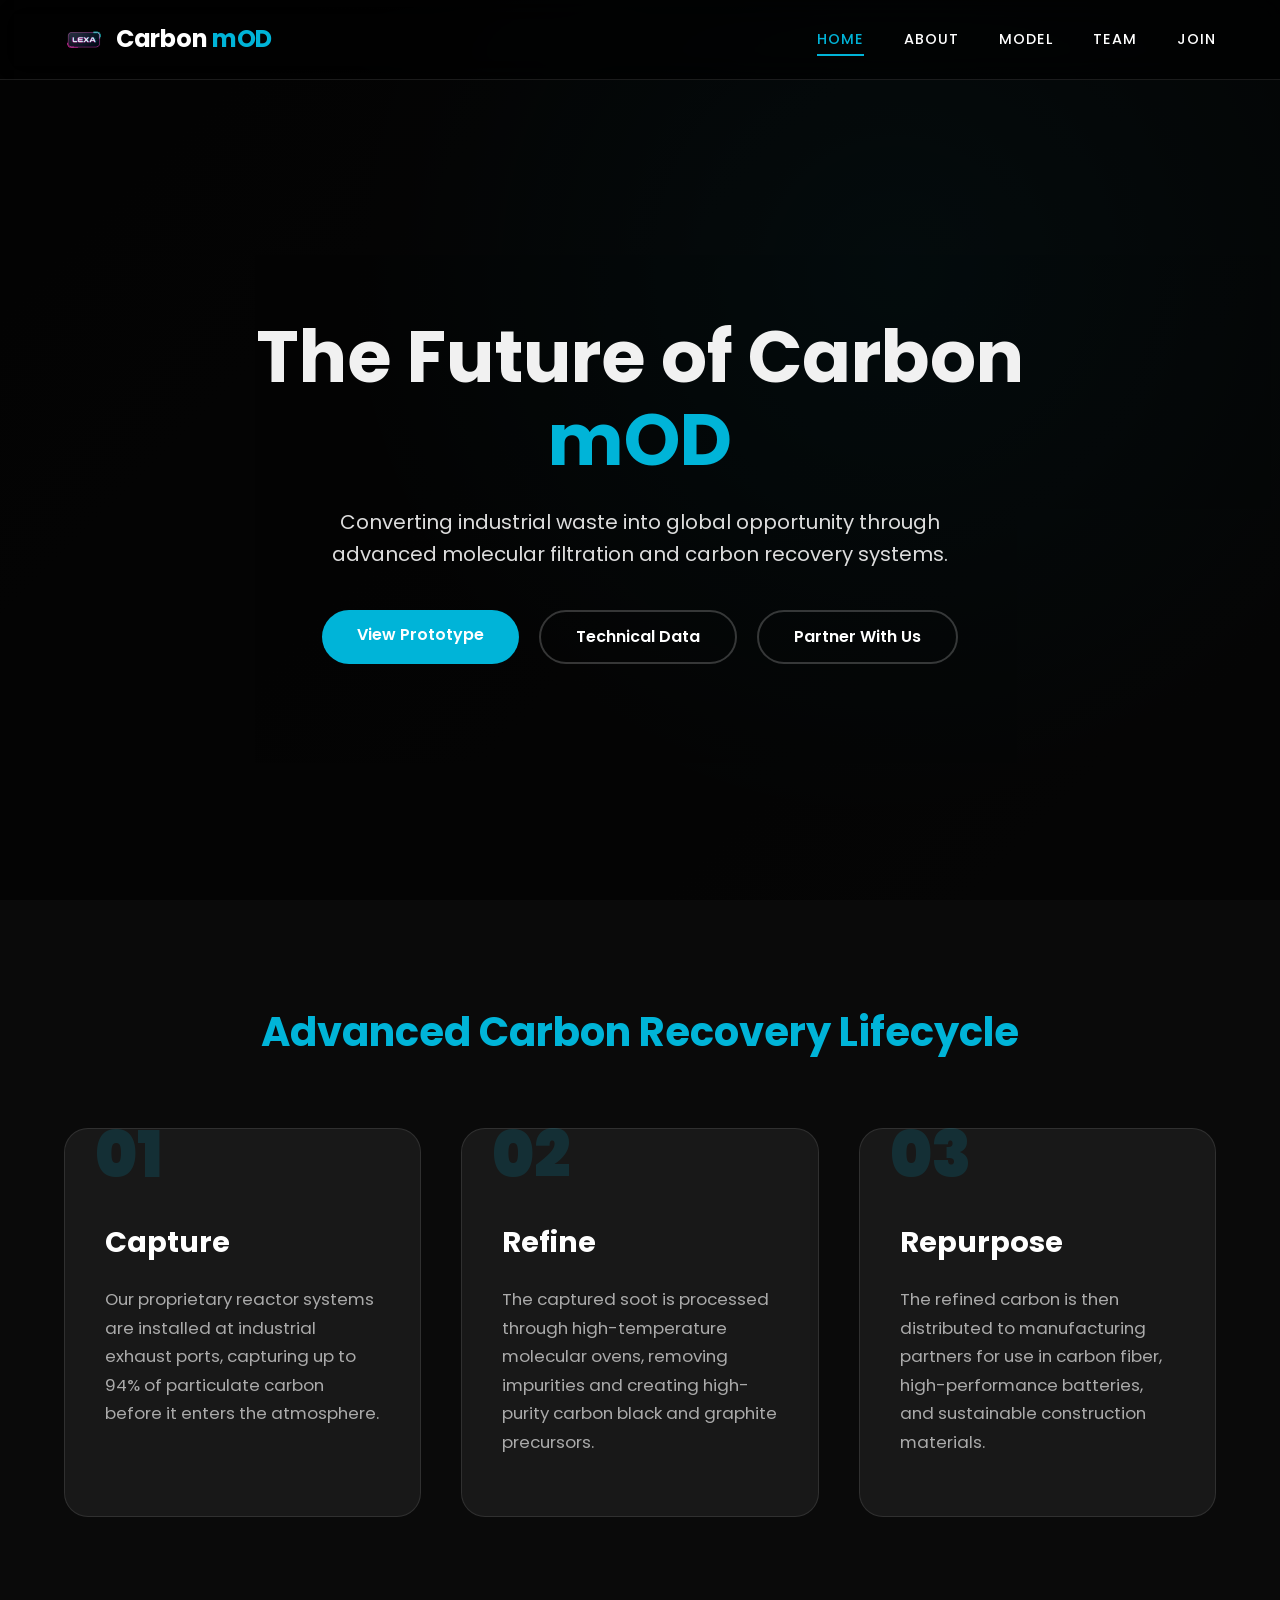
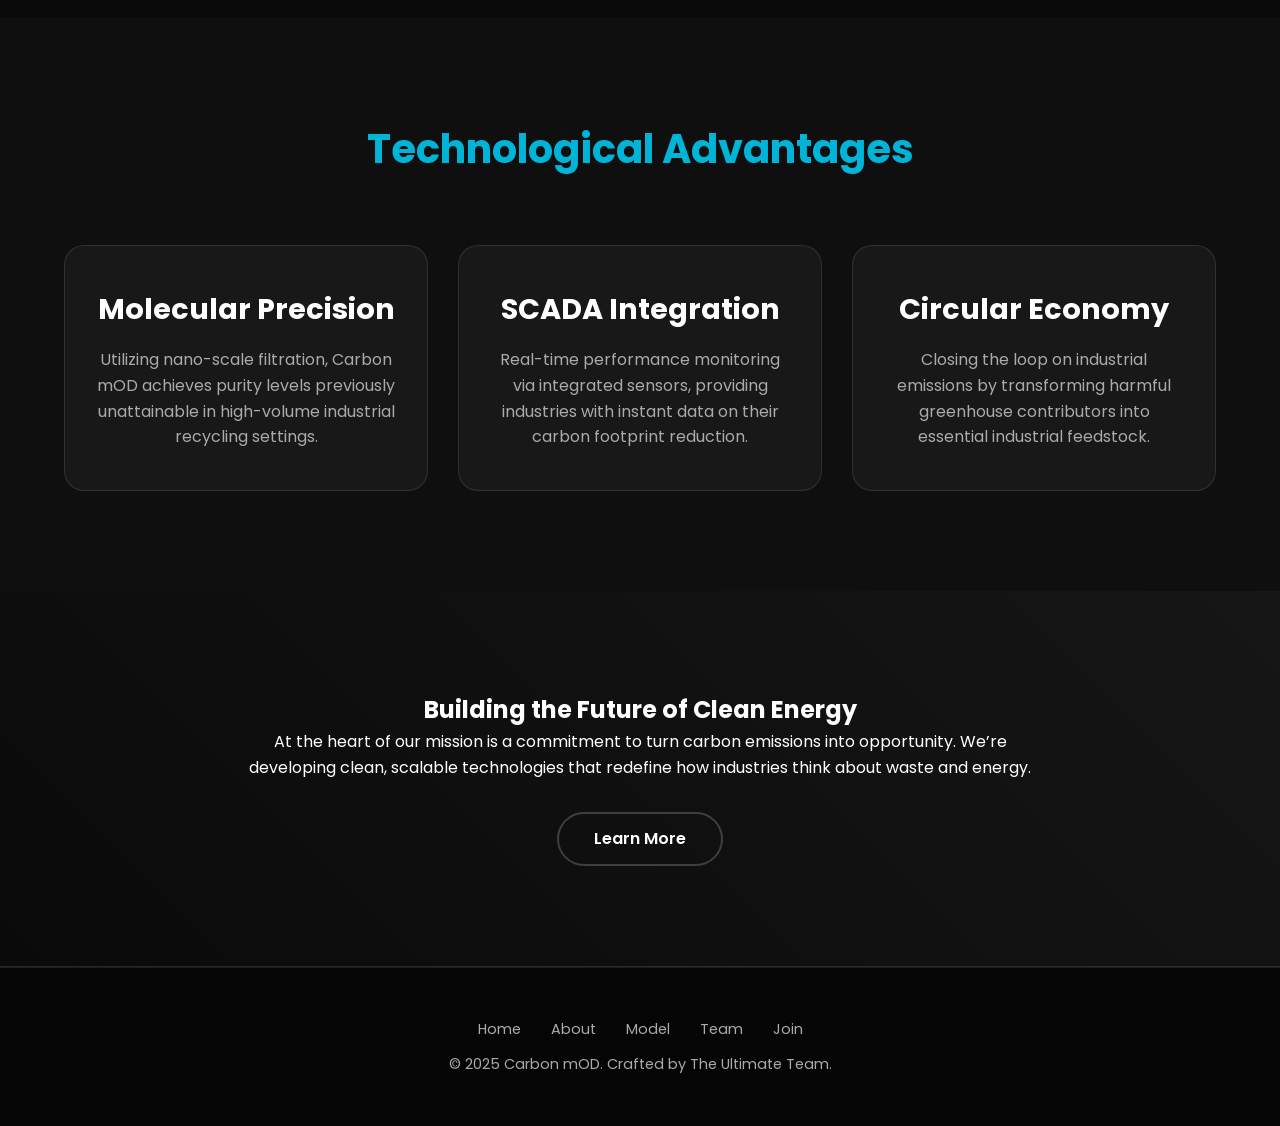
<file: index.html>
<!DOCTYPE html>
<html lang="en">

<head>
  <meta charset="utf-8" />
  <meta name="viewport" content="width=device-width,initial-scale=1" />
  <title>Home | Carbon mOD</title>

  <!-- Google Fonts -->
  <link href="https://fonts.googleapis.com/css2?family=Poppins:wght@300;400;600;700&display=swap" rel="stylesheet">

  <!-- Styles -->
  <link rel="stylesheet" href="style.css" />
  <link rel="icon" type="image/png" href="image (3).png">
  <meta name="google-site-verification" content="RGFhr2DVP1uJj_IH1xGYmghh5El4zLxXBVyKl8NUpzk" />
</head>

<body>

  <!-- NAVBAR -->
  <header class="navbar">
    <div class="logo">
      <a href="index.html" class="logo-link">
        <img src="image (2).png" alt="Carbon mOD Logo">
        <span>Carbon <em>mOD</em></span>
      </a>
    </div>

    <nav class="nav-links" id="navLinks">
      <a href="index.html" class="active">Home</a>
      <a href="about.html">About</a>
      <a href="model.html">Model</a>
      <a href="team.html">Team</a>
      <a href="join.html">Join</a>
    </nav>

    <div class="hamburger" id="hamburger">
      <span></span>
      <span></span>
      <span></span>
    </div>
  </header>

  <!-- HERO SECTION -->
  <section class="hero-section">
    <div class="overlay"></div>
    <div class="hero-content">
      <h1>The Future of Carbon <span style="color:#00b4d8">mOD</span></h1>
      <p>Converting industrial waste into global opportunity through advanced molecular filtration and carbon recovery
        systems.</p>
      <div class="hero-btns">
        <a href="model.html" class="btn-primary">View Prototype</a>
        <a href="about.html" class="btn-secondary">Technical Data</a>
        <a href="join.html" class="btn-secondary">Partner With Us</a>
      </div>
    </div>
  </section>

  <!-- HOW IT WORKS SECTION -->
  <section class="how-it-works">
    <h2 class="reveal">Advanced Carbon Recovery Lifecycle</h2>
    <div class="workflow-grid reveal-stagger">
      <div class="step">
        <div class="step-num">01</div>
        <h3>Capture</h3>
        <p>Our proprietary reactor systems are installed at industrial exhaust ports, capturing up to 94% of particulate
          carbon before it enters the atmosphere.</p>
      </div>
      <div class="step">
        <div class="step-num">02</div>
        <h3>Refine</h3>
        <p>The captured soot is processed through high-temperature molecular ovens, removing impurities and creating
          high-purity carbon black and graphite precursors.</p>
      </div>
      <div class="step">
        <div class="step-num">03</div>
        <h3>Repurpose</h3>
        <p>The refined carbon is then distributed to manufacturing partners for use in carbon fiber, high-performance
          batteries, and sustainable construction materials.</p>
      </div>
    </div>
  </section>

  <!-- FEATURE SECTION -->
  <section class="features">
    <h2 class="reveal">Technological Advantages</h2>
    <div class="feature-grid reveal-stagger">
      <div class="feature">
        <h3>Molecular Precision</h3>
        <p>Utilizing nano-scale filtration, Carbon mOD achieves purity levels previously unattainable in high-volume
          industrial recycling settings.</p>
      </div>
      <div class="feature">
        <h3>SCADA Integration</h3>
        <p>Real-time performance monitoring via integrated sensors, providing industries with instant data on their
          carbon footprint reduction.</p>
      </div>
      <div class="feature">
        <h3>Circular Economy</h3>
        <p>Closing the loop on industrial emissions by transforming harmful greenhouse contributors into essential
          industrial feedstock.</p>
      </div>
    </div>
  </section>

  <!-- ABOUT PREVIEW -->
  <section class="about-preview">
    <div class="about-content reveal">
      <h2>Building the Future of Clean Energy</h2>
      <p>At the heart of our mission is a commitment to turn carbon emissions into opportunity. We’re developing clean,
        scalable technologies that redefine how industries think about waste and energy.</p>
      <a href="about.html" class="btn-secondary" style="margin-top: 2rem;">Learn More</a>
    </div>
  </section>

  <!-- FOOTER -->
  <footer class="footer">
    <nav class="footer-links">
      <a href="index.html">Home</a>
      <a href="about.html">About</a>
      <a href="model.html">Model</a>
      <a href="team.html">Team</a>
      <a href="join.html">Join</a>
    </nav>
    <p>&copy; 2025 Carbon mOD. Crafted by The Ultimate Team.</p>
  </footer>

  <!-- BACK TO TOP -->
  <button id="backToTop" aria-label="Back to top">
    <svg xmlns="http://www.w3.org/2000/svg" viewBox="0 0 24 24" fill="none" stroke="currentColor" stroke-width="2.5"
      stroke-linecap="round" stroke-linejoin="round">
      <polyline points="18 15 12 9 6 15"></polyline>
    </svg>
  </button>
  <!-- TOAST -->
  <div class="toast" id="toast"></div>

  <script>
    // === Hamburger ===
    const hamburger = document.getElementById('hamburger');
    const navLinks = document.getElementById('navLinks');
    hamburger.addEventListener('click', () => {
      hamburger.classList.toggle('active');
      navLinks.classList.toggle('open');
    });

    // === Scroll Reveal ===
    const revealEls = document.querySelectorAll('.reveal, .reveal-stagger');
    const revealObserver = new IntersectionObserver((entries) => {
      entries.forEach(e => { if (e.isIntersecting) { e.target.classList.add('visible'); revealObserver.unobserve(e.target); } });
    }, { threshold: 0.12 });
    revealEls.forEach(el => revealObserver.observe(el));

    // === Back to Top ===
    const btn = document.getElementById('backToTop');
    window.addEventListener('scroll', () => btn.classList.toggle('visible', window.scrollY > 400));
    btn.addEventListener('click', () => window.scrollTo({ top: 0, behavior: 'smooth' }));
  </script>
</body>

</html>
</file>
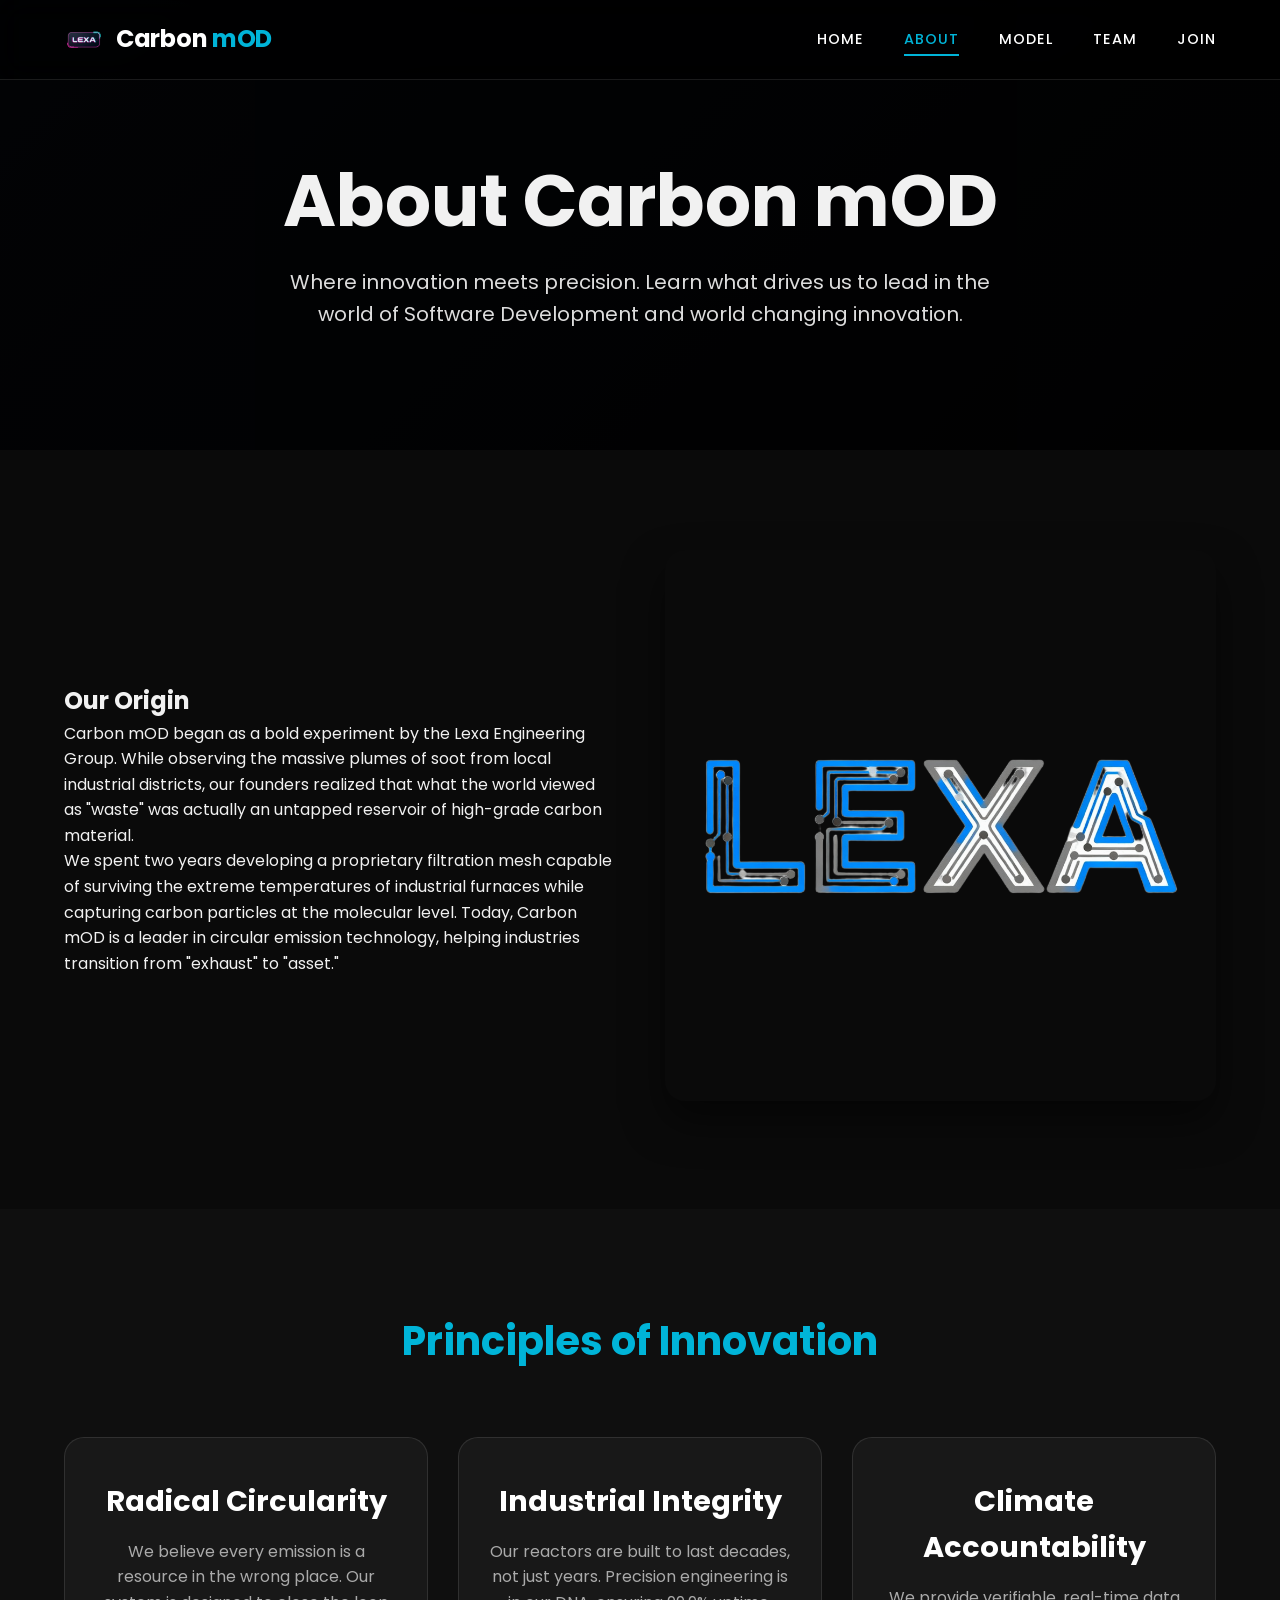
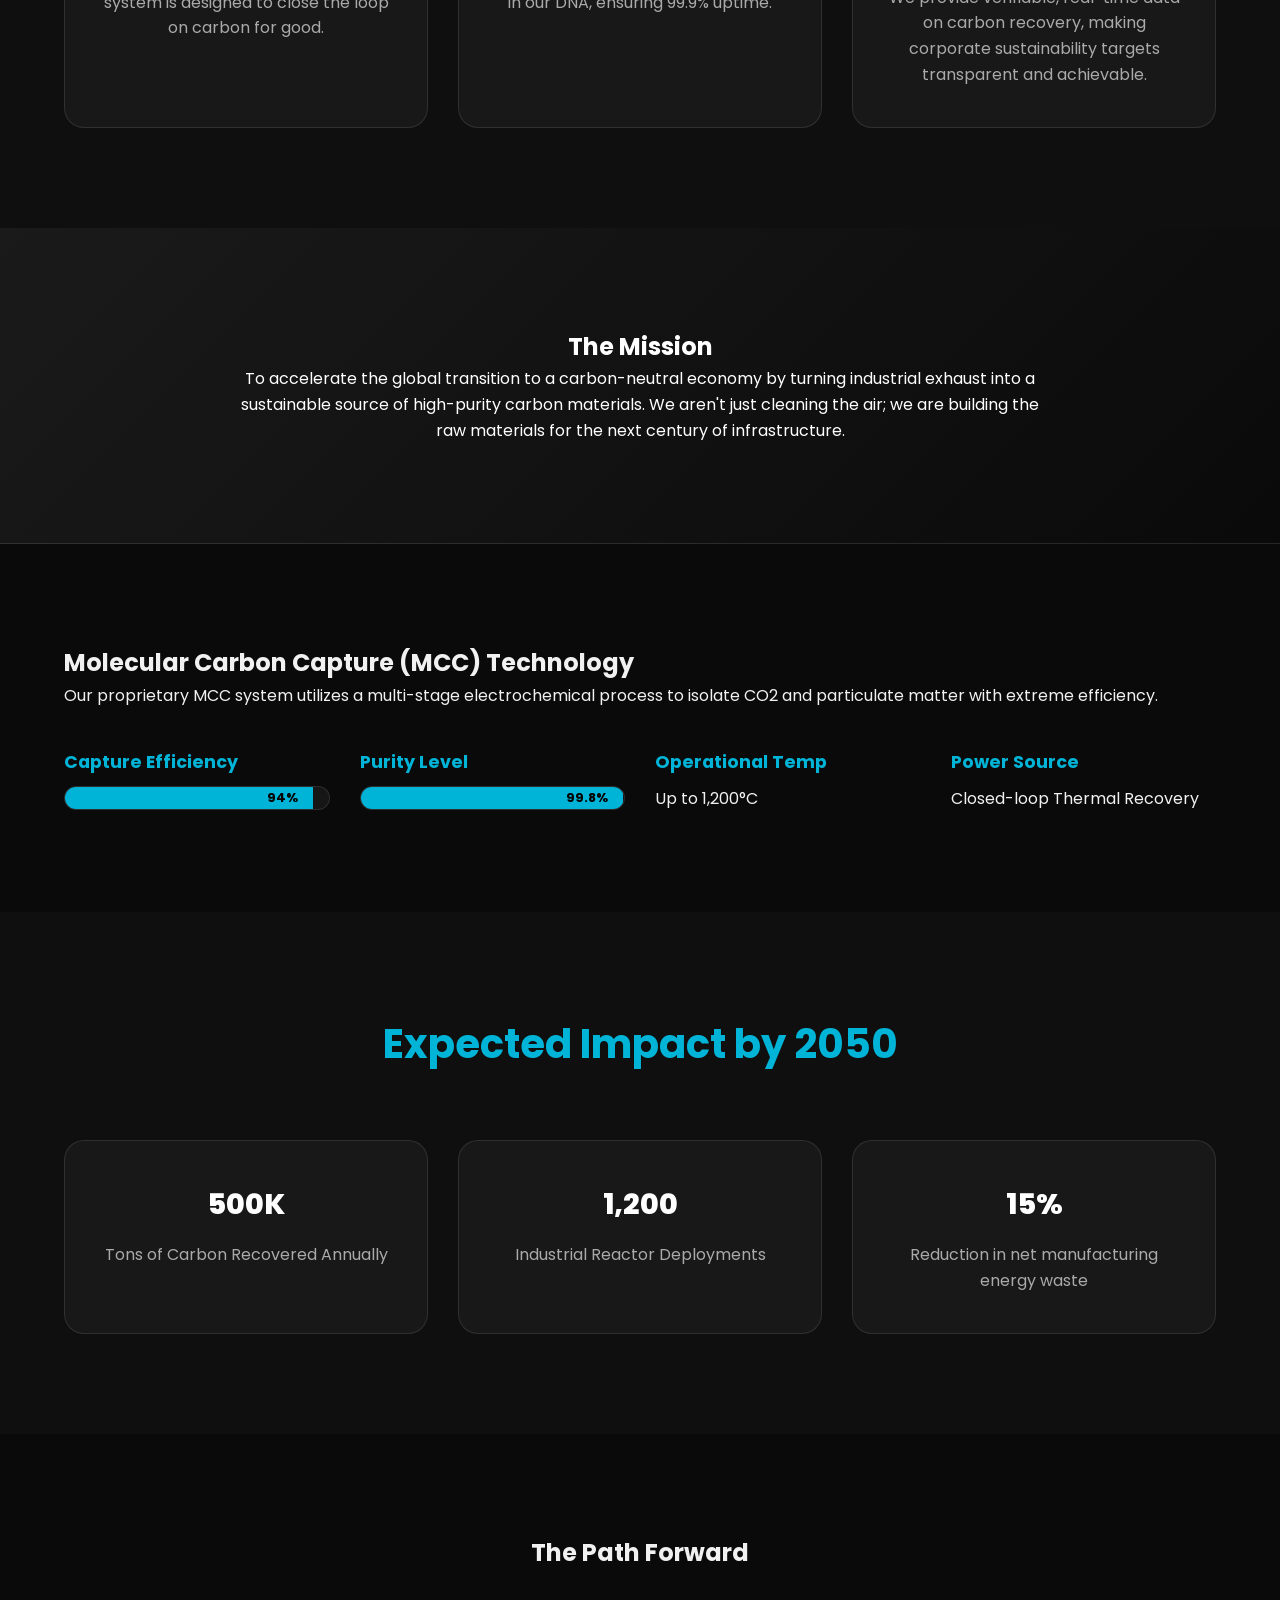
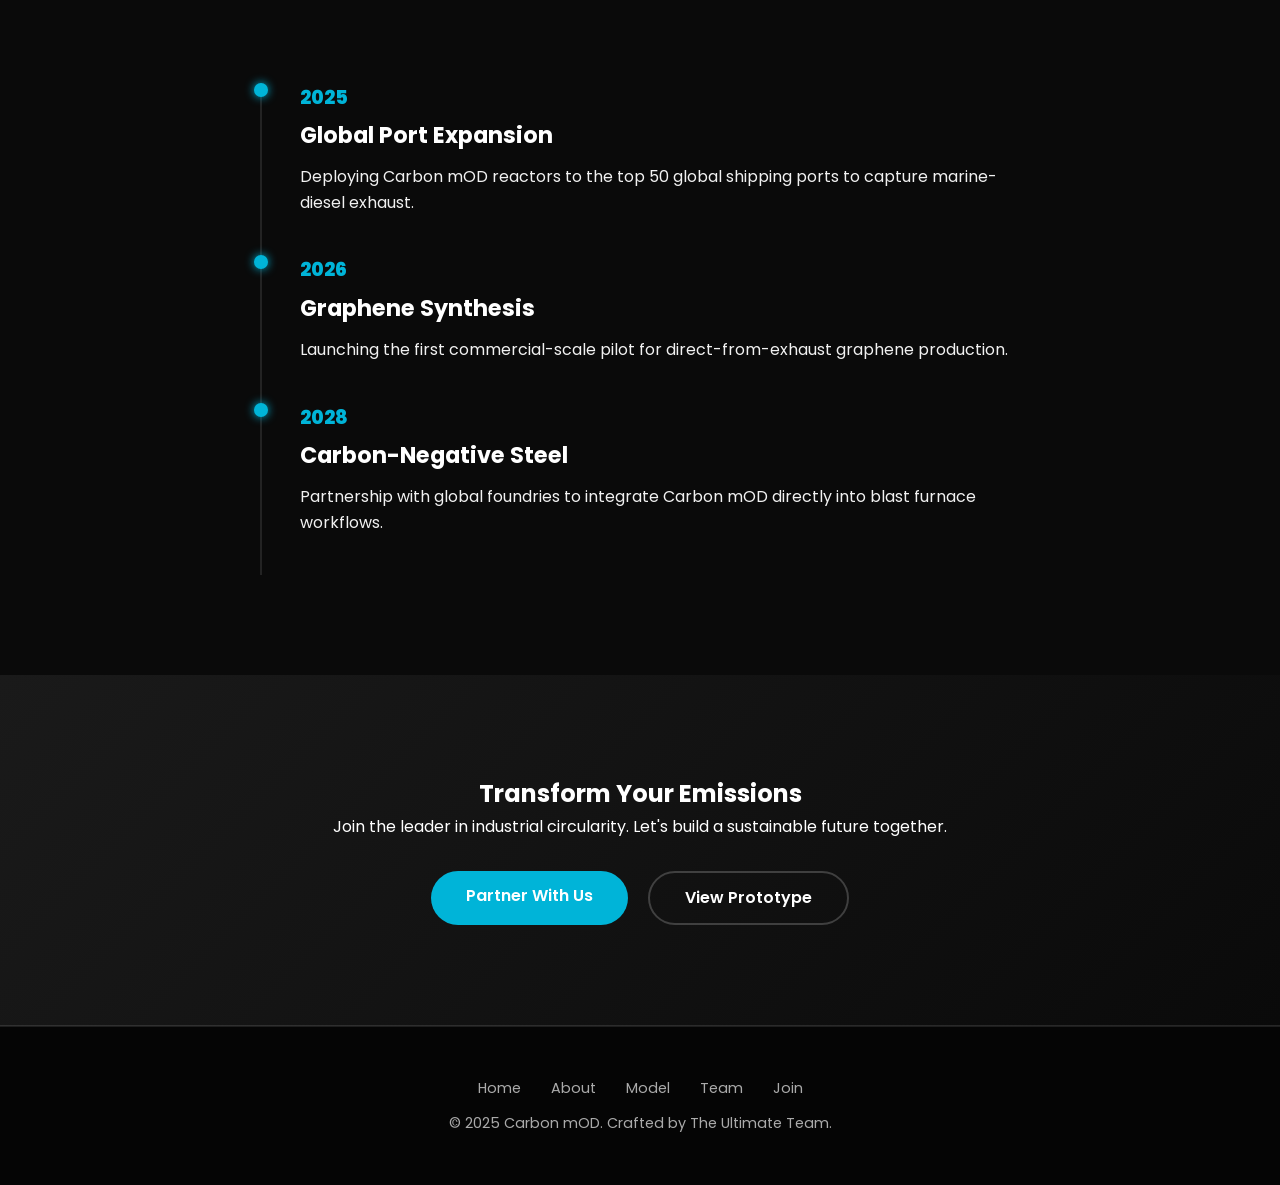
<file: about.html>
<!DOCTYPE html>
<html lang="en">

<head>
  <meta charset="utf-8" />
  <meta name="viewport" content="width=device-width,initial-scale=1" />
  <title>About | Carbon mOD</title>

  <!-- Google Fonts -->
  <link href="https://fonts.googleapis.com/css2?family=Poppins:wght@300;400;600;700&display=swap" rel="stylesheet">

  <!-- Styles -->
  <link rel="stylesheet" href="style.css" />
  <link rel="icon" type="image/png" href="image (3).png" />
</head>

<body>

  <!-- NAVBAR -->
  <header class="navbar">
    <div class="logo">
      <a href="index.html" class="logo-link">
        <img src="image (2).png" alt="Carbon mOD Logo">
        <span>Carbon <em>mOD</em></span>
      </a>
    </div>

    <nav class="nav-links" id="navLinks">
      <a href="index.html">Home</a>
      <a href="about.html" class="active">About</a>
      <a href="model.html">Model</a>
      <a href="team.html">Team</a>
      <a href="join.html">Join</a>
    </nav>

    <div class="hamburger" id="hamburger">
      <span></span>
      <span></span>
      <span></span>
    </div>
  </header>

  <!-- HERO SECTION -->
  <section class="about-hero">
    <div class="overlay"></div>
    <div class="hero-content">
      <h1>About Carbon mOD</h1>
      <p>Where innovation meets precision. Learn what drives us to lead in the world of Software Development and world
        changing innovation.</p>
    </div>
  </section>

  <!-- OUR STORY -->
  <section class="about-section">
    <div class="about-wrapper reveal">
      <div class="about-text">
        <h2>Our Origin</h2>
        <p>
          Carbon mOD began as a bold experiment by the Lexa Engineering Group. While observing the massive plumes of
          soot from local industrial districts, our founders realized that what the world viewed as "waste" was actually
          an untapped reservoir of high-grade carbon material.
        </p>
        <p>
          We spent two years developing a proprietary filtration mesh capable of surviving the extreme temperatures of
          industrial furnaces while capturing carbon particles at the molecular level. Today, Carbon mOD is a leader in
          circular emission technology, helping industries transition from "exhaust" to "asset."
        </p>
      </div>
      <div class="about-image">
        <img src="image (3).png" alt="Carbon mOD Technology" />
      </div>
    </div>
  </section>

  <!-- OUR VALUES -->
  <section class="values">
    <h2 class="reveal">Principles of Innovation</h2>
    <div class="values-grid reveal-stagger">
      <div class="value-item">
        <h3>Radical Circularity</h3>
        <p>We believe every emission is a resource in the wrong place. Our system is designed to close the loop on
          carbon for good.</p>
      </div>
      <div class="value-item">
        <h3>Industrial Integrity</h3>
        <p>Our reactors are built to last decades, not just years. Precision engineering is in our DNA, ensuring 99.9%
          uptime.</p>
      </div>
      <div class="value-item">
        <h3>Climate Accountability</h3>
        <p>We provide verifiable, real-time data on carbon recovery, making corporate sustainability targets transparent
          and achievable.</p>
      </div>
    </div>
  </section>

  <!-- MISSION STATEMENT -->
  <section class="mission">
    <div class="mission-content reveal">
      <h2>The Mission</h2>
      <p>
        To accelerate the global transition to a carbon-neutral economy by turning industrial exhaust into a sustainable
        source of high-purity carbon materials. We aren't just cleaning the air; we are building the raw materials for
        the next century of infrastructure.
      </p>
    </div>
  </section>

  <!-- TECHNICAL SPECIFICATIONS -->
  <section class="tech-specs about-section">
    <div class="about-wrapper reveal">
      <div class="about-text">
        <h2>Molecular Carbon Capture (MCC) Technology</h2>
        <p>Our proprietary MCC system utilizes a multi-stage electrochemical process to isolate CO2 and particulate
          matter with extreme efficiency.</p>
        <div class="spec-grid">
          <div class="spec-item">
            <h4>Capture Efficiency</h4>
            <div class="spec-bar">
              <div class="bar-fill" style="width: 94%">94%</div>
            </div>
          </div>
          <div class="spec-item">
            <h4>Purity Level</h4>
            <div class="spec-bar">
              <div class="bar-fill" style="width: 99.8%">99.8%</div>
            </div>
          </div>
          <div class="spec-item">
            <h4>Operational Temp</h4>
            <p>Up to 1,200°C</p>
          </div>
          <div class="spec-item">
            <h4>Power Source</h4>
            <p>Closed-loop Thermal Recovery</p>
          </div>
        </div>
      </div>
    </div>
  </section>

  <!-- IMPACT BY THE NUMBERS -->
  <section class="impact values">
    <h2>Expected Impact by 2050</h2>
    <div class="values-grid">
      <div class="value-item">
        <h3 class="stat">500K</h3>
        <p>Tons of Carbon Recovered Annually</p>
      </div>
      <div class="value-item">
        <h3 class="stat">1,200</h3>
        <p>Industrial Reactor Deployments</p>
      </div>
      <div class="value-item">
        <h3 class="stat">15%</h3>
        <p>Reduction in net manufacturing energy waste</p>
      </div>
    </div>
  </section>

  <!-- ROADMAP -->
  <section class="roadmap about-section">
    <div class="about-wrapper" style="flex-direction: column; text-align: center;">
      <h2>The Path Forward</h2>
      <div class="timeline">
        <div class="timeline-item">
          <div class="time">2025</div>
          <div class="event">
            <h4>Global Port Expansion</h4>
            <p>Deploying Carbon mOD reactors to the top 50 global shipping ports to capture marine-diesel exhaust.</p>
          </div>
        </div>
        <div class="timeline-item">
          <div class="time">2026</div>
          <div class="event">
            <h4>Graphene Synthesis</h4>
            <p>Launching the first commercial-scale pilot for direct-from-exhaust graphene production.</p>
          </div>
        </div>
        <div class="timeline-item">
          <div class="time">2028</div>
          <div class="event">
            <h4>Carbon-Negative Steel</h4>
            <p>Partnership with global foundries to integrate Carbon mOD directly into blast furnace workflows.</p>
          </div>
        </div>
      </div>
    </div>
  </section>

  <!-- CALL TO ACTION -->
  <section class="cta mission">
    <div class="mission-content">
      <h2>Transform Your Emissions</h2>
      <p>Join the leader in industrial circularity. Let's build a sustainable future together.</p>
      <div class="hero-btns" style="margin-top: 2rem;">
        <a href="join.html" class="btn-primary" style="text-decoration: none;">Partner With Us</a>
        <a href="model.html" class="btn-secondary" style="text-decoration: none;">View Prototype</a>
      </div>
    </div>
  </section>

  <!-- FOOTER -->
  <footer class="footer">
    <nav class="footer-links">
      <a href="index.html">Home</a>
      <a href="about.html">About</a>
      <a href="model.html">Model</a>
      <a href="team.html">Team</a>
      <a href="join.html">Join</a>
    </nav>
    <p>&copy; 2025 Carbon mOD. Crafted by The Ultimate Team.</p>
  </footer>

  <!-- BACK TO TOP -->
  <button id="backToTop" aria-label="Back to top">
    <svg xmlns="http://www.w3.org/2000/svg" viewBox="0 0 24 24" fill="none" stroke="currentColor" stroke-width="2.5"
      stroke-linecap="round" stroke-linejoin="round">
      <polyline points="18 15 12 9 6 15"></polyline>
    </svg>
  </button>

  <script>
    // === Hamburger ===
    const hamburger = document.getElementById('hamburger');
    const navLinks = document.getElementById('navLinks');
    hamburger.addEventListener('click', () => {
      hamburger.classList.toggle('active');
      navLinks.classList.toggle('open');
    });

    // === Scroll Reveal ===
    const revealEls = document.querySelectorAll('.reveal, .reveal-stagger');
    const revealObserver = new IntersectionObserver((entries) => {
      entries.forEach(e => { if (e.isIntersecting) { e.target.classList.add('visible'); revealObserver.unobserve(e.target); } });
    }, { threshold: 0.12 });
    revealEls.forEach(el => revealObserver.observe(el));

    // === Back to Top ===
    const btn = document.getElementById('backToTop');
    window.addEventListener('scroll', () => btn.classList.toggle('visible', window.scrollY > 400));
    btn.addEventListener('click', () => window.scrollTo({ top: 0, behavior: 'smooth' }));
  </script>
</body>

</html>
</file>
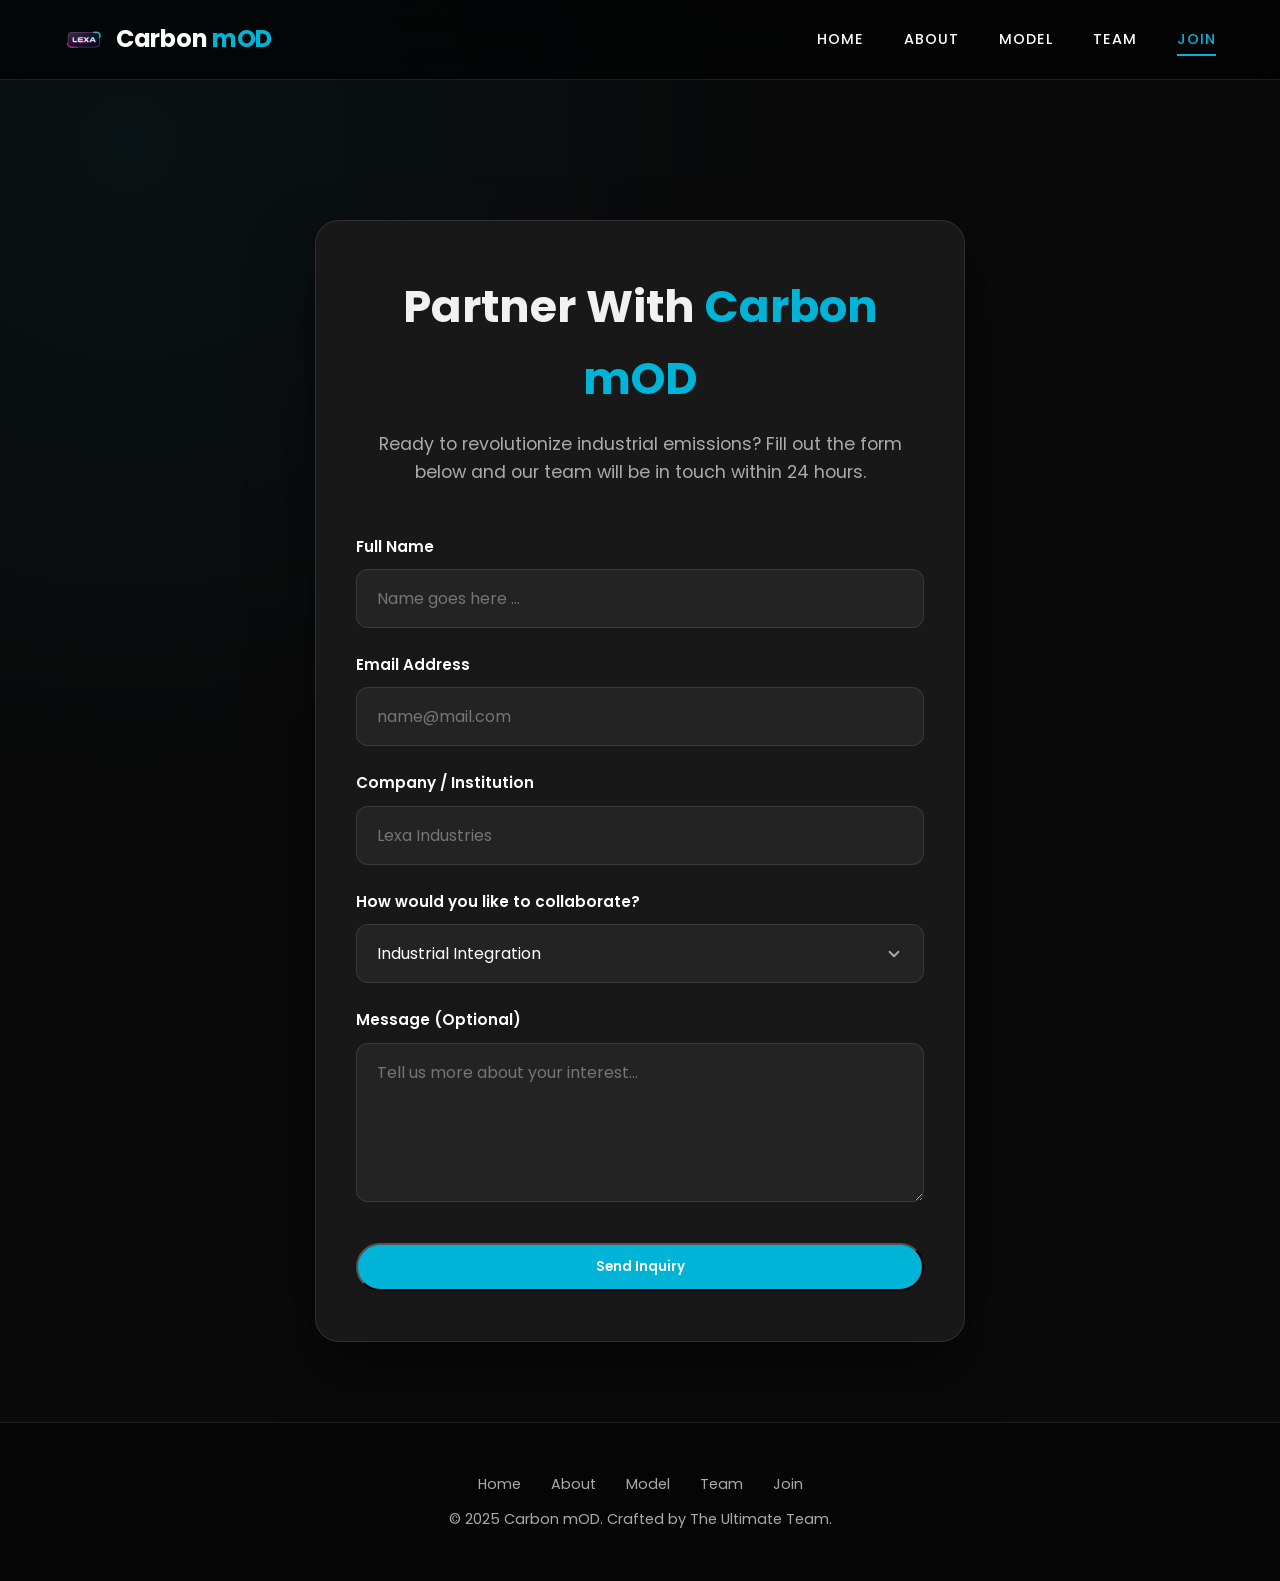
<file: join.html>
<!DOCTYPE html>
<html lang="en">

<head>
    <meta charset="utf-8" />
    <meta name="viewport" content="width=device-width,initial-scale=1" />
    <title>Join Us | Carbon mOD</title>

    <!-- Google Fonts -->
    <link href="https://fonts.googleapis.com/css2?family=Poppins:wght@300;400;600;700&display=swap" rel="stylesheet">

    <!-- Styles -->
    <link rel="stylesheet" href="style.css" />
    <link rel="icon" type="image/png" href="image (3).png">
</head>

<body>

    <!-- NAVBAR -->
    <header class="navbar">
        <div class="logo">
            <a href="index.html" class="logo-link">
                <img src="image (2).png" alt="Carbon mOD Logo">
                <span>Carbon <em>mOD</em></span>
            </a>
        </div>

        <nav class="nav-links" id="navLinks">
            <a href="index.html">Home</a>
            <a href="about.html">About</a>
            <a href="model.html">Model</a>
            <a href="team.html">Team</a>
            <a href="join.html" class="active">Join</a>
        </nav>

        <div class="hamburger" id="hamburger">
            <span></span>
            <span></span>
            <span></span>
        </div>
    </header>

    <main class="form-section">
        <div class="form-container">
            <div class="form-content">
                <h1>Partner With <span style="color: var(--primary-color);">Carbon mOD</span></h1>
                <p>Ready to revolutionize industrial emissions? Fill out the form below and our team will be in touch
                    within 24 hours.</p>

                <form class="partnership-form" action="https://api.web3forms.com/submit" method="post">
                    <input type="hidden" name="access_key" value="de3c25a9-3b4d-4439-83a0-f5632e17afb8">
                    <div class="form-group">
                        <label for="name">Full Name</label>
                        <input type="text" id="name" name="name" placeholder="Name goes here ..." required />
                    </div>

                    <div class="form-group">
                        <label for="email">Email Address</label>
                        <input type="email" id="email" name="email" placeholder="name@mail.com" required />
                    </div>

                    <div class="form-group">
                        <label for="company">Company / Institution</label>
                        <input type="text" id="company" name="company" placeholder="Lexa Industries" required />
                    </div>

                    <div class="form-group">
                        <label>How would you like to collaborate?</label>
                        <div class="custom-select" id="customSelect">
                            <div class="custom-select__trigger">
                                <span id="selectDisplay">Industrial Integration</span>
                                <div class="custom-select__arrow">
                                    <svg xmlns="http://www.w3.org/2000/svg" width="18" height="18" viewBox="0 0 24 24"
                                        fill="none" stroke="currentColor" stroke-width="2.5" stroke-linecap="round"
                                        stroke-linejoin="round">
                                        <polyline points="6 9 12 15 18 9"></polyline>
                                    </svg>
                                </div>
                            </div>
                            <div class="custom-options">
                                <div class="custom-option selected" data-value="Industrial integration">Industrial Integration</div>
                                <div class="custom-option" data-value="Research partnership">Research Partnership</div>
                                <div class="custom-option" data-value="Investment inquiry">Investment Inquiry</div>
                                <div class="custom-option" data-value="Other">Other</div>
                            </div>
                        </div>
                        <!-- Hidden real select for form submission -->
                        <input type="hidden" id="collaboration" name="collaboration" value="industrial" />
                    </div>

                    <div class="form-group">
                        <label for="message">Message (Optional)</label>
                        <textarea id="message" name="message" rows="5"
                            placeholder="Tell us more about your interest..."></textarea>
                    </div>

                    <button type="submit" class="btn-primary" style="width: 100%; margin-top: 1rem;">Send
                        Inquiry</button>
                </form>
            </div>
        </div>
    </main>

    <!-- FOOTER -->
    <footer class="footer">
        <nav class="footer-links">
            <a href="index.html">Home</a>
            <a href="about.html">About</a>
            <a href="model.html">Model</a>
            <a href="team.html">Team</a>
            <a href="join.html">Join</a>
        </nav>
        <p>&copy; 2025 Carbon mOD. Crafted by The Ultimate Team.</p>
    </footer>

    <!-- BACK TO TOP -->
    <button id="backToTop" aria-label="Back to top">
        <svg xmlns="http://www.w3.org/2000/svg" viewBox="0 0 24 24" fill="none" stroke="currentColor" stroke-width="2.5"
            stroke-linecap="round" stroke-linejoin="round">
            <polyline points="18 15 12 9 6 15"></polyline>
        </svg>
    </button>
    <!-- TOAST -->
    <div class="toast" id="toast"></div>

    <script>
        // === Hamburger Menu ===
        const hamburger = document.getElementById('hamburger');
        const navLinks = document.getElementById('navLinks');

        hamburger.addEventListener('click', () => {
            hamburger.classList.toggle('active');
            navLinks.classList.toggle('open');
        });

        // === Custom Animated Select ===
        const customSelect = document.getElementById('customSelect');
        const selectDisplay = document.getElementById('selectDisplay');
        const hiddenInput = document.getElementById('collaboration');
        const options = customSelect.querySelectorAll('.custom-option');

        // Toggle dropdown open/close
        customSelect.querySelector('.custom-select__trigger').addEventListener('click', (e) => {
            customSelect.classList.toggle('open');
        });

        // Option selection with smooth feedback
        options.forEach(option => {
            option.addEventListener('click', () => {
                // Update display text
                selectDisplay.textContent = option.textContent;
                // Update hidden input for form submission
                hiddenInput.value = option.dataset.value;
                // Update selected state
                options.forEach(o => o.classList.remove('selected'));
                option.classList.add('selected');
                // Close dropdown
                customSelect.classList.remove('open');
            });
        });

        // Close dropdown when clicking outside
        document.addEventListener('click', (e) => {
            if (!customSelect.contains(e.target)) {
                customSelect.classList.remove('open');
            }
        });

        // === Form Submit Toast ===
        const form = document.getElementById('partnerForm');
        const toast = document.getElementById('toast');
        form.addEventListener('submit', (e) => {
            e.preventDefault(); // Prevent actual submission for demo

            // Show toast
            toast.textContent = "Thank you! Your inquiry has been received.";
            toast.classList.add('show');

            // Reset form
            form.reset();
            selectDisplay.textContent = 'Industrial Partnership';
            hiddenInput.value = 'industrial';
            options.forEach(o => o.classList.remove('selected'));
            options[0].classList.add('selected');

            // Hide toast after 3s
            setTimeout(() => toast.classList.remove('show'), 3000);
        });

        // === Scroll Reveal ===
        const revealEls = document.querySelectorAll('.reveal, .reveal-stagger');
        const revealObserver = new IntersectionObserver((entries) => {
            entries.forEach(e => { if (e.isIntersecting) { e.target.classList.add('visible'); revealObserver.unobserve(e.target); } });
        }, { threshold: 0.12 });
        revealEls.forEach(el => revealObserver.observe(el));

        // === Back to Top ===
        const btn = document.getElementById('backToTop');
        window.addEventListener('scroll', () => btn.classList.toggle('visible', window.scrollY > 400));
        btn.addEventListener('click', () => window.scrollTo({ top: 0, behavior: 'smooth' }));
    </script>
</body>

</html>
</file>
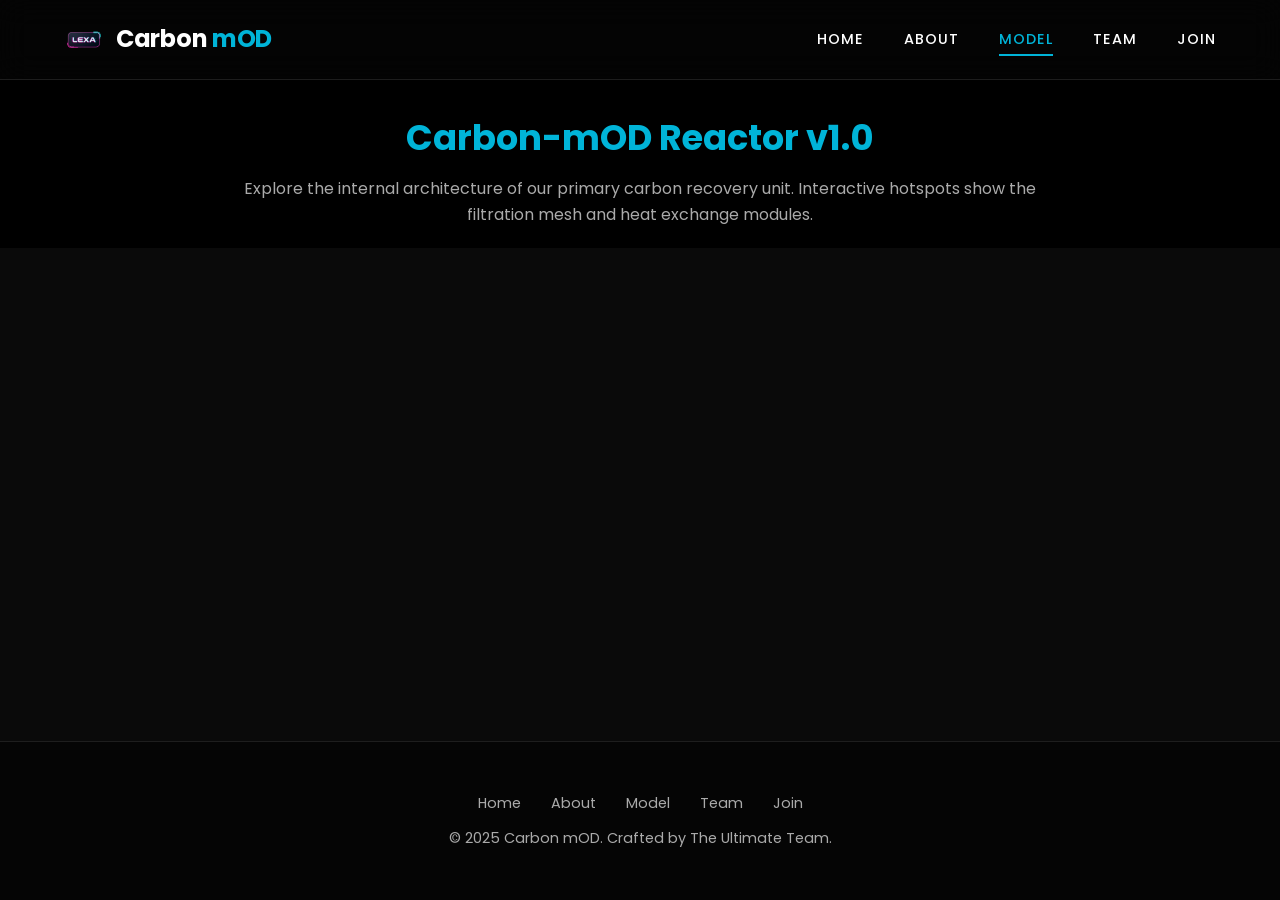
<file: model.html>
<!DOCTYPE html>
<html lang="en">

<head>
  <meta charset="utf-8" />
  <meta name="viewport" content="width=device-width,initial-scale=1" />
  <title>3D Model | Carbon mOD</title>

  <!-- Google Fonts -->
  <link href="https://fonts.googleapis.com/css2?family=Poppins:wght@300;400;600;700&display=swap" rel="stylesheet">

  <!-- Styles -->
  <link rel="stylesheet" href="style.css" />
  <link rel="icon" type="image/png" href="image (3).png">
</head>

<body>

  <!-- NAVBAR -->
  <header class="navbar">
    <div class="logo">
      <a href="index.html" class="logo-link">
        <img src="image (2).png" alt="Carbon mOD Logo">
        <span>Carbon <em>mOD</em></span>
      </a>
    </div>

    <nav class="nav-links" id="navLinks">
      <a href="index.html">Home</a>
      <a href="about.html">About</a>
      <a href="model.html" class="active">Model</a>
      <a href="team.html">Team</a>
      <a href="join.html">Join</a>
    </nav>

    <div class="hamburger" id="hamburger">
      <span></span>
      <span></span>
      <span></span>
    </div>
  </header>

  <main class="model-container">
    <div class="model-header">
      <h1>Carbon-mOD Reactor v1.0</h1>
      <p>Explore the internal architecture of our primary carbon recovery unit. Interactive hotspots show the filtration
        mesh and heat exchange modules.</p>
    </div>
    <div class="sketchfab-embed-wrapper">
      <iframe title="Carbon-mOD" class="model-iframe" frameborder="0" allowfullscreen="true" mozallowfullscreen="true"
        webkitallowfullscreen="true" allow="autoplay; fullscreen; xr-spatial-tracking"
        src="https://sketchfab.com/models/9e9ee8c63ad44a6180e16bd5ef9a7c88/embed?autospin=0.5&autostart=1&ui_controls=1&ui_infos=0">
      </iframe>
    </div>
  </main>

  <!-- FOOTER -->
  <footer class="footer">
    <nav class="footer-links">
      <a href="index.html">Home</a>
      <a href="about.html">About</a>
      <a href="model.html">Model</a>
      <a href="team.html">Team</a>
      <a href="join.html">Join</a>
    </nav>
    <p>&copy; 2025 Carbon mOD. Crafted by The Ultimate Team.</p>
  </footer>

  <!-- BACK TO TOP -->
  <button id="backToTop" aria-label="Back to top">
    <svg xmlns="http://www.w3.org/2000/svg" viewBox="0 0 24 24" fill="none" stroke="currentColor" stroke-width="2.5"
      stroke-linecap="round" stroke-linejoin="round">
      <polyline points="18 15 12 9 6 15"></polyline>
    </svg>
  </button>

  <script>
    // === Hamburger Menu ===
    const hamburger = document.getElementById('hamburger');
    const navLinks = document.getElementById('navLinks');

    hamburger.addEventListener('click', () => {
      hamburger.classList.toggle('active');
      navLinks.classList.toggle('open');
    });

    // === Dynamic Model Height ===
    // Measures the real heights of navbar and model-header at runtime,
    // then sets the iframe wrapper to fill the exact remaining space.
    const navbar = document.querySelector('.navbar');
    const modelHeader = document.querySelector('.model-header');
    const embedWrapper = document.querySelector('.sketchfab-embed-wrapper');
    const footer = document.querySelector('.footer');

    function setModelHeight() {
      const navH = navbar.offsetHeight;
      const headerH = modelHeader.offsetHeight;
      const footerH = footer ? footer.offsetHeight : 0;
      const remaining = window.innerHeight - navH - headerH - footerH;
      embedWrapper.style.height = Math.max(remaining, 300) + 'px';
    }

    // Run immediately and on every resize
    setModelHeight();
    window.addEventListener('resize', setModelHeight);

    // Also re-run after fonts/images load (affects heights)
    window.addEventListener('load', setModelHeight);

    // === Scroll Reveal ===
    const revealEls = document.querySelectorAll('.reveal, .reveal-stagger');
    const revealObserver = new IntersectionObserver((entries) => {
      entries.forEach(e => { if (e.isIntersecting) { e.target.classList.add('visible'); revealObserver.unobserve(e.target); } });
    }, { threshold: 0.12 });
    revealEls.forEach(el => revealObserver.observe(el));

    // === Back to Top ===
    const btn = document.getElementById('backToTop');
    window.addEventListener('scroll', () => btn.classList.toggle('visible', window.scrollY > 400));
    btn.addEventListener('click', () => window.scrollTo({ top: 0, behavior: 'smooth' }));
  </script>
</body>

</html>
</file>
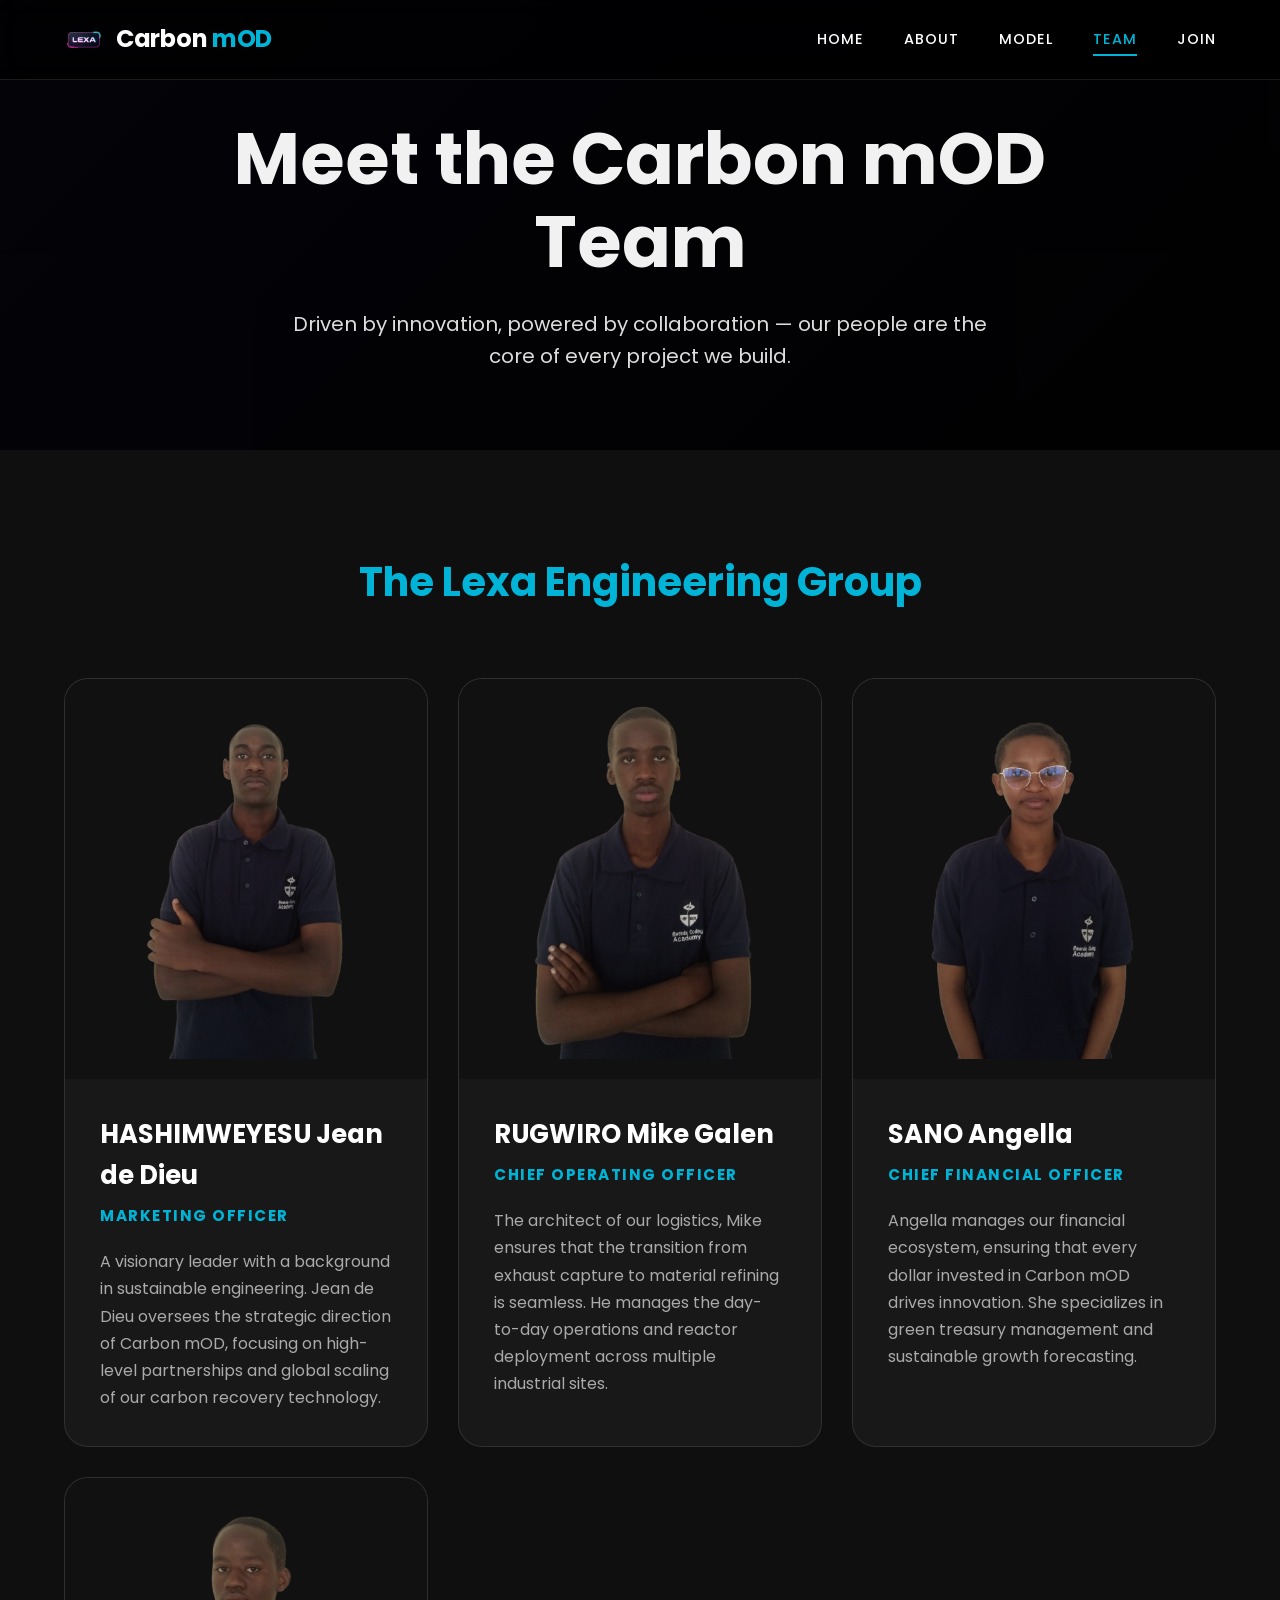
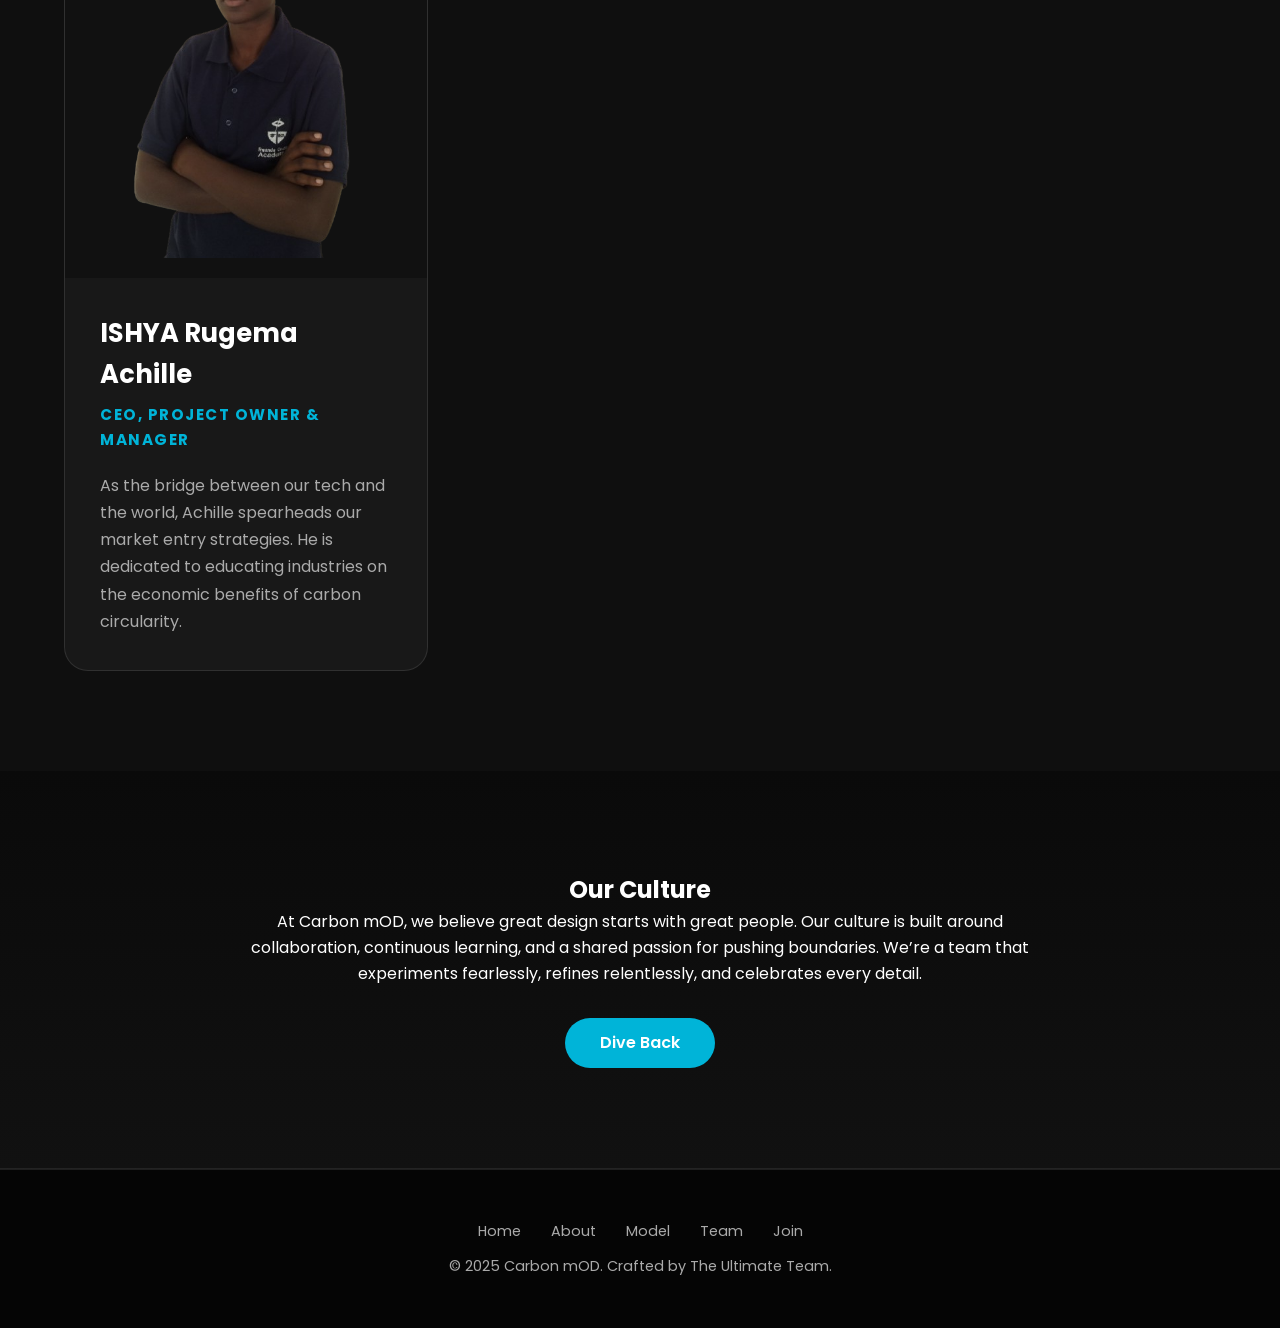
<file: team.html>
<!DOCTYPE html>
<html lang="en">

<head>
  <meta charset="utf-8" />
  <meta name="viewport" content="width=device-width,initial-scale=1" />
  <title>Team | Carbon mOD</title>

  <!-- Google Fonts -->
  <link href="https://fonts.googleapis.com/css2?family=Poppins:wght@300;400;600;700&display=swap" rel="stylesheet">

  <!-- Styles -->
  <link rel="stylesheet" href="style.css" />
  <link rel="icon" type="image/png" href="image (3).png">
</head>

<body>

  <!-- NAVBAR -->
  <header class="navbar">
    <div class="logo">
      <a href="index.html" class="logo-link">
        <img src="image (2).png" alt="Carbon mOD Logo">
        <span>Carbon <em>mOD</em></span>
      </a>
    </div>

    <nav class="nav-links" id="navLinks">
      <a href="index.html">Home</a>
      <a href="about.html">About</a>
      <a href="model.html">Model</a>
      <a href="team.html" class="active">Team</a>
      <a href="join.html">Join</a>
    </nav>

    <div class="hamburger" id="hamburger">
      <span></span>
      <span></span>
      <span></span>
    </div>
  </header>

  <!-- HERO SECTION -->
  <section class="team-hero">
    <div class="overlay"></div>
    <div class="hero-content">
      <h1>Meet the Carbon mOD Team</h1>
      <p>Driven by innovation, powered by collaboration — our people are the core of every project we build.</p>
    </div>
  </section>

  <!-- TEAM LEADERSHIP -->
  <section class="team-section">
    <h2 class="reveal">The Lexa Engineering Group</h2>
    <div class="team-grid reveal-stagger">

      <div class="team-card">
        <div class="team-img-wrapper">
          <img src="jd.png" alt="Jean de Dieu">
        </div>
        <div class="team-info">
          <h3>HASHIMWEYESU Jean de Dieu</h3>
          <span class="role">Marketing Officer</span>
          <p>A visionary leader with a background in sustainable engineering. Jean de Dieu oversees the strategic
            direction of Carbon mOD, focusing on high-level partnerships and global scaling of our carbon recovery
            technology.</p>
        </div>
      </div>

      <div class="team-card">
        <div class="team-img-wrapper">
          <img src="mike.png" alt="Mike Galen">
        </div>
        <div class="team-info">
          <h3>RUGWIRO Mike Galen</h3>
          <span class="role">Chief Operating Officer</span>
          <p>The architect of our logistics, Mike ensures that the transition from exhaust capture to material refining
            is seamless. He manages the day-to-day operations and reactor deployment across multiple industrial sites.
          </p>
        </div>
      </div>

      <div class="team-card">
        <div class="team-img-wrapper">
          <img src="angella.png" alt="Angella">
        </div>
        <div class="team-info">
          <h3>SANO Angella</h3>
          <span class="role">Chief Financial Officer</span>
          <p>Angella manages our financial ecosystem, ensuring that every dollar invested in Carbon mOD drives
            innovation. She specializes in green treasury management and sustainable growth forecasting.</p>
        </div>
      </div>

      <div class="team-card">
        <div class="team-img-wrapper">
          <img src="achille.png" alt="Achille">
        </div>
        <div class="team-info">
          <h3>ISHYA Rugema Achille</h3>
          <span class="role">CEO, Project Owner & Manager</span>
          <p>As the bridge between our tech and the world, Achille spearheads our market entry strategies. He is
            dedicated to educating industries on the economic benefits of carbon circularity.</p>
        </div>
      </div>

    </div>
  </section>

  <!-- CULTURE SECTION -->
  <section class="culture">
    <div class="culture-content">
      <h2>Our Culture</h2>
      <p>
        At Carbon mOD, we believe great design starts with great people.
        Our culture is built around collaboration, continuous learning, and a shared passion for pushing boundaries.
        We’re a team that experiments fearlessly, refines relentlessly, and celebrates every detail.
      </p>
      <a href="index.html" class="btn-primary" style="margin-top: 2rem;">Dive Back</a>
    </div>
  </section>

  <!-- FOOTER -->
  <footer class="footer">
    <nav class="footer-links">
      <a href="index.html">Home</a>
      <a href="about.html">About</a>
      <a href="model.html">Model</a>
      <a href="team.html">Team</a>
      <a href="join.html">Join</a>
    </nav>
    <p>&copy; 2025 Carbon mOD. Crafted by The Ultimate Team.</p>
  </footer>

  <!-- BACK TO TOP -->
  <button id="backToTop" aria-label="Back to top">
    <svg xmlns="http://www.w3.org/2000/svg" viewBox="0 0 24 24" fill="none" stroke="currentColor" stroke-width="2.5"
      stroke-linecap="round" stroke-linejoin="round">
      <polyline points="18 15 12 9 6 15"></polyline>
    </svg>
  </button>

  <script>
    // === Hamburger ===
    const hamburger = document.getElementById('hamburger');
    const navLinks = document.getElementById('navLinks');
    hamburger.addEventListener('click', () => {
      hamburger.classList.toggle('active');
      navLinks.classList.toggle('open');
    });

    // === Scroll Reveal ===
    const revealEls = document.querySelectorAll('.reveal, .reveal-stagger');
    const revealObserver = new IntersectionObserver((entries) => {
      entries.forEach(e => { if (e.isIntersecting) { e.target.classList.add('visible'); revealObserver.unobserve(e.target); } });
    }, { threshold: 0.12 });
    revealEls.forEach(el => revealObserver.observe(el));

    // === Back to Top ===
    const btn = document.getElementById('backToTop');
    window.addEventListener('scroll', () => btn.classList.toggle('visible', window.scrollY > 400));
    btn.addEventListener('click', () => window.scrollTo({ top: 0, behavior: 'smooth' }));
  </script>
</body>

</html>
</file>
<file: style.css>
/* === GLOBAL RESET === */
* {
  margin: 0;
  padding: 0;
  box-sizing: border-box;
  font-family: 'Poppins', sans-serif;
}

/* === SMOOTH SCROLL === */
html {
  scroll-behavior: smooth;
}

/* === VARIABLES === */
:root {
  --primary-color: #00b4d8;
  --accent-color: #48cae4;
  --dark-bg: #0a0a0a;
  --card-bg: #181818;
  --card-hover: #1f1f1f;
  --light-text: #f1f1f1;
  --muted-text: #aaa;
  --glass-bg: rgba(0, 0, 0, 0.6);
  --glass-border: rgba(255, 255, 255, 0.1);
}

/* === BASE === */
@keyframes pageEntrance {
  from {
    opacity: 0;
    transform: translateY(10px);
  }

  to {
    opacity: 1;
    transform: translateY(0);
  }
}

body {
  background: var(--dark-bg);
  color: var(--light-text);
  overflow-x: hidden;
  line-height: 1.6;
  display: flex;
  flex-direction: column;
  min-height: 100vh;
}

main,
footer {
  animation: pageEntrance 0.5s ease both;
}

main {
  flex: 1;
}

/* === NAVBAR === */
.navbar {
  position: fixed;
  top: 0;
  left: 0;
  width: 100%;
  height: 80px;
  display: flex;
  justify-content: space-between;
  align-items: center;
  padding: 0 5%;
  background: var(--glass-bg);
  backdrop-filter: blur(15px);
  border-bottom: 1px solid var(--glass-border);
  z-index: 1000;
  transition: background 0.3s ease;
}

.logo {
  font-size: 1.8rem;
  font-weight: 700;
  color: #fff;
}

.logo-link {
  display: flex;
  align-items: center;
  gap: 12px;
  text-decoration: none;
  color: #fff;
  font-weight: 700;
  font-size: 1.5rem;
  letter-spacing: -0.3px;
  transition: opacity 0.3s ease;
}

.logo-link:hover {
  opacity: 0.85;
}

.logo-link img {
  width: 40px;
  height: 40px;
  border-radius: 8px;
  object-fit: contain;
  flex-shrink: 0;
}

.logo-link span {
  color: #fff;
  white-space: nowrap;
}

.logo-link em {
  font-style: normal;
  color: var(--primary-color);
}

.nav-links {
  display: flex;
  gap: 2.5rem;
}

.nav-links a {
  color: #fff;
  text-decoration: none;
  font-weight: 500;
  text-transform: uppercase;
  font-size: 0.9rem;
  letter-spacing: 1px;
  transition: all 0.3s ease;
  position: relative;
}

.nav-links a::after {
  content: '';
  position: absolute;
  bottom: -5px;
  left: 0;
  width: 0;
  height: 2px;
  background: var(--primary-color);
  transition: width 0.3s ease;
}

.nav-links a:hover::after,
.nav-links a.active::after {
  width: 100%;
}

.nav-links a:hover,
.nav-links a.active {
  color: var(--primary-color);
}

/* === HAMBURGER === */
.hamburger {
  display: none;
  flex-direction: column;
  gap: 6px;
  cursor: pointer;
  z-index: 1001;
}

.hamburger span {
  display: block;
  width: 30px;
  height: 3px;
  background: white;
  border-radius: 3px;
  transition: all 0.3s ease;
}

/* === HERO SECTION === */
.hero-section,
.about-hero,
.team-hero {
  height: 100vh;
  display: flex;
  align-items: center;
  justify-content: center;
  text-align: center;
  position: relative;
  background-size: cover;
  background-position: center;
  background-attachment: fixed;
  padding: 80px 20px 0;
  /* Added 80px top padding to clear fixed navbar */
}

.hero-section {
  background: radial-gradient(circle at 70% 30%, rgba(0, 180, 216, 0.15) 0%, transparent 50%),
    linear-gradient(135deg, #0a0a0a 0%, #111 100%);
}

.about-hero {
  background: linear-gradient(rgba(0, 0, 0, 0.6), rgba(0, 0, 0, 0.6)),
    linear-gradient(135deg, #0f172a 0%, #0a0a0a 100%);
  height: 50vh;
  /* Restored to 50vh to prevent content crunching under navbar */
}

.team-hero {
  background: linear-gradient(rgba(0, 0, 0, 0.6), rgba(0, 0, 0, 0.6)),
    linear-gradient(135deg, #1e1b4b 0%, #0a0a0a 100%);
  height: 50vh;
  /* Restored to 50vh */
}

.overlay {
  position: absolute;
  top: 0;
  left: 0;
  width: 100%;
  height: 100%;
  background: rgba(0, 0, 0, 0.7);
  z-index: 1;
}

.hero-content {
  position: relative;
  z-index: 2;
  max-width: 900px;
}

.hero-content h1 {
  font-size: clamp(2.2rem, 6vw, 4.5rem);
  margin-bottom: 1.5rem;
  font-weight: 700;
  line-height: 1.15;
}

.hero-content p {
  font-size: clamp(1rem, 2.5vw, 1.25rem);
  color: #ddd;
  margin-bottom: 2.5rem;
  max-width: 700px;
  margin-left: auto;
  margin-right: auto;
}

/* === BUTTONS === */
.btn-primary,
.btn-secondary {
  display: inline-block;
  padding: 12px 35px;
  border-radius: 50px;
  text-decoration: none;
  font-weight: 600;
  transition: all 0.3s ease;
  cursor: pointer;
}

.btn-primary {
  background: var(--primary-color);
  color: white;
}

.btn-primary:hover {
  background: var(--accent-color);
  transform: translateY(-3px);
  box-shadow: 0 10px 20px rgba(0, 180, 216, 0.3);
}

.btn-secondary {
  border: 2px solid var(--primary-color);
  color: var(--primary-color);
}

.btn-secondary:hover {
  background: var(--primary-color);
  color: white;
  transform: translateY(-3px);
}

/* === HOW IT WORKS === */
.how-it-works {
  padding: clamp(60px, 10vw, 100px) 5%;
  background: var(--dark-bg);
  text-align: center;
}

.how-it-works h2 {
  font-size: clamp(2rem, 5vw, 2.5rem);
  margin-bottom: clamp(2.5rem, 6vw, 4rem);
  color: var(--primary-color);
}

.workflow-grid {
  display: grid;
  grid-template-columns: repeat(auto-fit, minmax(300px, 1fr));
  gap: 40px;
  max-width: 1200px;
  margin: 0 auto;
}

.step {
  background: var(--card-bg);
  padding: 80px 40px 60px;
  /* Increased top padding */
  border-radius: 24px;
  position: relative;
  border: 1px solid var(--glass-border);
  transition: all 0.4s cubic-bezier(0.175, 0.885, 0.32, 1.275);
  text-align: left;
}

.step-num {
  position: absolute;
  top: -25px;
  left: 30px;
  font-size: 4rem;
  font-weight: 900;
  color: var(--primary-color);
  opacity: 0.15;
  user-select: none;
}

.step:hover {
  transform: translateY(-10px);
  border-color: var(--primary-color);
  box-shadow: 0 20px 40px rgba(0, 180, 216, 0.15);
}

.step h3 {
  margin-top: 10px;
  margin-bottom: 20px;
  font-size: 1.8rem;
  color: #fff;
}

.step p {
  color: var(--muted-text);
  font-size: 1.05rem;
  line-height: 1.7;
}

/* === FEATURES / GRID === */
.features,
.values,
.team-section {
  padding: clamp(60px, 10vw, 100px) 5%;
  text-align: center;
  background: #0f0f0f;
}

.features h2,
.values h2,
.team-section h2 {
  font-size: clamp(2rem, 5vw, 2.5rem);
  margin-bottom: clamp(2.5rem, 6vw, 4rem);
  color: var(--primary-color);
}

.feature-grid,
.values-grid,
.team-grid {
  display: grid;
  grid-template-columns: repeat(auto-fit, minmax(280px, 1fr));
  gap: 30px;
  max-width: 1200px;
  margin: 0 auto;
  align-items: stretch;
  /* Vertically center/stretch all items equally */
}

.feature,
.value-item,
.team-card {
  background: var(--card-bg);
  padding: 40px 30px;
  border-radius: 20px;
  transition: all 0.3s ease;
  border: 1px solid var(--glass-border);
}

.feature:hover,
.value-item:hover,
.team-card:hover {
  transform: translateY(-10px);
  background: var(--card-hover);
  border-color: var(--primary-color);
}

.feature h3,
.value-item h3,
.team-card h3 {
  margin-bottom: 15px;
  color: #fff;
  font-size: clamp(1.2rem, 3.5vw, 1.5rem);
}

.feature p,
.value-item p,
.team-card p {
  color: var(--muted-text);
  font-size: 1rem;
}

.about-preview,
.mission,
.culture {
  padding: clamp(60px, 10vw, 100px) 5%;
  text-align: center;
  position: relative;
  background: #0f0f0f;
  color: white;
  border-bottom: 1px solid var(--glass-border);
}

.about-preview {
  background: linear-gradient(45deg, #0a0a0a, #161616);
}

.mission {
  background: linear-gradient(-45deg, #0a0a0a, #1a1a1a);
}

.culture {
  background: linear-gradient(180deg, #0a0a0a, #111);
}

.about-preview::before,
.mission::before,
.culture::before {
  display: none;
}

.about-content,
.mission-content,
.culture-content {
  position: relative;
  z-index: 2;
  max-width: 800px;
  margin: 0 auto;
}

/* === TEAM SPECIFIC === */
.team-card {
  padding: 0;
  overflow: hidden;
  display: flex;
  flex-direction: column;
  align-items: center;
  text-align: left;
  background: var(--card-bg);
  border-radius: 24px;
  transition: all 0.5s cubic-bezier(0.4, 0, 0.2, 1);
  border: 1px solid var(--glass-border);
}

.team-img-wrapper {
  width: 100%;
  height: 400px;
  overflow: hidden;
  position: relative;
  background: #111;
  display: flex;
  align-items: center;
  justify-content: center;
}

.team-card img {
  width: 100%;
  height: 100%;
  object-fit: contain;
  /* Changed to contain to prevent chopping */
  padding: 20px;
  border-radius: 0;
  border: none;
  transition: transform 1.2s cubic-bezier(0.19, 1, 0.22, 1);
  filter: grayscale(20%);
}

.team-card:hover img {
  transform: scale(1.08);
  filter: grayscale(0%);
}

.team-info {
  padding: 35px;
  width: 100%;
}

.team-card h3 {
  margin-bottom: 8px;
  font-size: 1.6rem;
  color: #fff;
}

.role {
  color: var(--primary-color);
  font-weight: 700;
  font-size: 0.95rem;
  text-transform: uppercase;
  letter-spacing: 1.5px;
  margin-bottom: 20px;
  display: block;
}

.team-card p {
  color: var(--muted-text);
  line-height: 1.7;
  font-size: 1rem;
}

/* === ABOUT PAGE WRAPPER === */
.about-section {
  padding: clamp(60px, 10vw, 100px) 5%;
  background: var(--dark-bg);
}

.about-wrapper {
  display: flex;
  align-items: center;
  gap: clamp(30px, 5vw, 50px);
  max-width: 1200px;
  margin: 0 auto;
  text-align: left;
}

.about-text {
  flex: 1;
}

.about-image {
  flex: 1;
}

.about-image img {
  width: 100%;
  border-radius: 20px;
  box-shadow: 0 20px 40px rgba(0, 0, 0, 0.5);
}

/* === FOOTER === */
.footer {
  padding: 50px 5%;
  background: #050505;
  text-align: center;
  border-top: 1px solid var(--glass-border);
}

.footer p {
  color: var(--muted-text);
  font-size: 0.9rem;
}

/* === TECH SPECS === */
.spec-grid {
  display: grid;
  grid-template-columns: repeat(auto-fit, minmax(200px, 1fr));
  gap: 30px;
  margin-top: 40px;
}

.spec-item h4 {
  color: var(--primary-color);
  margin-bottom: 10px;
  font-size: 1.1rem;
}

.spec-bar {
  width: 100%;
  background: rgba(255, 255, 255, 0.05);
  height: 24px;
  border-radius: 12px;
  overflow: hidden;
  border: 1px solid var(--glass-border);
}

.bar-fill {
  height: 100%;
  background: var(--primary-color);
  display: flex;
  align-items: center;
  justify-content: flex-end;
  padding-right: 15px;
  font-size: 0.8rem;
  font-weight: 700;
  color: #000;
}

.stat {
  font-size: 3.5rem;
  font-weight: 800;
  color: var(--primary-color);
  margin-bottom: 10px;
}

/* === TIMELINE === */
.timeline {
  max-width: 800px;
  margin: 60px auto 0;
  position: relative;
  text-align: left;
}

.timeline::before {
  content: '';
  position: absolute;
  left: 20px;
  top: 0;
  bottom: 0;
  width: 2px;
  background: var(--glass-border);
}

.timeline-item {
  margin-bottom: 40px;
  padding-left: 60px;
  position: relative;
}

.timeline-item::after {
  content: '';
  position: absolute;
  left: 14px;
  top: 0;
  width: 14px;
  height: 14px;
  background: var(--primary-color);
  border-radius: 50%;
  box-shadow: 0 0 10px var(--primary-color);
}

.time {
  font-weight: 800;
  color: var(--primary-color);
  font-size: 1.2rem;
  margin-bottom: 5px;
}

.event h4 {
  color: #fff;
  font-size: 1.4rem;
  margin-bottom: 10px;
}

@media (max-width: 768px) {
  .hamburger {
    display: flex;
  }

  .nav-links {
    position: fixed;
    top: 80px;
    right: 0;
    width: 100%;
    height: calc(100vh - 80px);
    background: rgba(10, 10, 10, 0.98);
    backdrop-filter: blur(20px);
    flex-direction: column;
    align-items: center;
    justify-content: center;
    gap: 30px;
    transform: translateX(100%);
    opacity: 0;
    visibility: hidden;
    pointer-events: none;
    transition: all 0.5s cubic-bezier(0.075, 0.82, 0.165, 1);
  }

  .nav-links.open {
    transform: translateX(0);
    opacity: 1;
    visibility: visible;
    pointer-events: all;
  }

  /* Hamburger Animation */
  .hamburger.active span:nth-child(1) {
    transform: rotate(45deg) translate(7px, 7px);
  }

  .hamburger.active span:nth-child(2) {
    opacity: 0;
  }

  .hamburger.active span:nth-child(3) {
    transform: rotate(-45deg) translate(6px, -6px);
  }

  /* Responsive Hero Buttons */
  .hero-btns {
    display: flex;
    flex-direction: column;
    gap: 15px;
    width: 100%;
    max-width: 320px;
    margin: 0 auto;
  }

  .btn-primary,
  .btn-secondary {
    width: 100%;
    text-align: center;
    padding: 15px 20px;
  }

  /* Responsive About Section */
  .about-wrapper {
    flex-direction: column;
    text-align: center;
    gap: 30px;
  }

  .about-image {
    order: -1;
    /* Image first on mobile */
  }

  .about-text {
    width: 100%;
  }
}

/* === FORM SECTION === */
.form-section {
  padding: calc(clamp(100px, 15vw, 140px) + 80px) 5% clamp(60px, 10vw, 80px);
  /* Added 80px to clear navbar */
  background: radial-gradient(circle at 10% 10%, rgba(0, 180, 216, 0.05) 0%, transparent 40%);
  display: flex;
  align-items: center;
  justify-content: center;
  min-height: calc(100vh - 80px);
}

.form-container {
  width: 100%;
  max-width: 650px;
  background: var(--card-bg);
  padding: clamp(30px, 5vw, 50px) clamp(25px, 6vw, 40px);
  border-radius: 24px;
  border: 1px solid var(--glass-border);
  box-shadow: 0 30px 60px rgba(0, 0, 0, 0.5);
}

.form-content h1 {
  font-size: clamp(2rem, 5vw, 2.8rem);
  margin-bottom: 1rem;
  text-align: center;
}

.form-content p {
  color: var(--muted-text);
  margin-bottom: clamp(1.5rem, 4vw, 3rem);
  text-align: center;
  font-size: clamp(1rem, 2.5vw, 1.1rem);
}

.form-group {
  margin-bottom: 25px;
  display: flex;
  flex-direction: column;
}

.form-group label {
  text-align: left;
  display: block;
  margin-bottom: 10px;
  font-weight: 600;
  color: #fff;
  font-size: 0.95rem;
}

.form-group input,
.form-group select,
.form-group textarea {
  width: 100%;
  padding: 16px 20px;
  background: rgba(255, 255, 255, 0.05);
  border: 1px solid var(--glass-border);
  border-radius: 12px;
  color: #fff;
  font-size: 1rem;
  transition: all 0.3s ease;
}

.form-group input:focus,
.form-group select:focus,
.form-group textarea:focus {
  outline: none;
  border-color: var(--primary-color);
  background: rgba(255, 255, 255, 0.08);
  box-shadow: 0 0 15px rgba(0, 180, 216, 0.2);
}

/* Specific Select Styling for Visibility */
.form-group select {
  cursor: pointer;
  appearance: none;
  background-image: url("data:image/svg+xml,%3Csvg xmlns='http://www.w3.org/2000/svg' width='24' height='24' viewBox='0 0 24 24' fill='none' stroke='white' stroke-width='2' stroke-linecap='round' stroke-linejoin='round'%3E%3Cpolyline points='6 9 12 15 18 9'%3E%3C/polyline%3E%3C/svg%3E");
  background-repeat: no-repeat;
  background-position: right 15px center;
  background-size: 18px;
  padding-right: 45px;
}

.form-group select option {
  background-color: var(--card-bg);
  color: #fff;
  padding: 10px;
}

/* === CUSTOM ANIMATED SELECT === */
.custom-select {
  position: relative;
  width: 100%;
  user-select: none;
}

.custom-select__trigger {
  display: flex;
  align-items: center;
  justify-content: space-between;
  width: 100%;
  padding: 16px 20px;
  background: rgba(255, 255, 255, 0.05);
  border: 1px solid var(--glass-border);
  border-radius: 12px;
  color: #fff;
  font-size: 1rem;
  cursor: pointer;
  transition: border-color 0.3s ease, background 0.3s ease, box-shadow 0.3s ease;
}

.custom-select.open .custom-select__trigger {
  border-color: var(--primary-color);
  background: rgba(255, 255, 255, 0.08);
  box-shadow: 0 0 15px rgba(0, 180, 216, 0.2);
  border-bottom-left-radius: 0;
  border-bottom-right-radius: 0;
}

.custom-select__arrow {
  color: var(--muted-text);
  display: flex;
  align-items: center;
  transition: transform 0.35s cubic-bezier(0.4, 0, 0.2, 1), color 0.3s ease;
}

.custom-select.open .custom-select__arrow {
  transform: rotate(180deg);
  color: var(--primary-color);
}

/* Dropdown panel */
.custom-options {
  position: absolute;
  top: 100%;
  left: 0;
  width: 100%;
  background: #1e1e1e;
  border: 1px solid var(--primary-color);
  border-top: none;
  border-bottom-left-radius: 12px;
  border-bottom-right-radius: 12px;
  overflow: hidden;
  z-index: 100;

  /* Smooth slide-down animation */
  max-height: 0;
  opacity: 0;
  transform: translateY(-8px);
  transition: max-height 0.4s cubic-bezier(0.4, 0, 0.2, 1),
    opacity 0.3s ease,
    transform 0.35s cubic-bezier(0.4, 0, 0.2, 1);
  pointer-events: none;
}

.custom-select.open .custom-options {
  max-height: 300px;
  opacity: 1;
  transform: translateY(0);
  pointer-events: all;
}

.custom-option {
  padding: 14px 20px;
  color: var(--muted-text);
  font-size: 0.95rem;
  cursor: pointer;
  transition: background 0.2s ease, color 0.2s ease, padding-left 0.2s ease;
  border-bottom: 1px solid rgba(255, 255, 255, 0.05);
}

.custom-option:last-child {
  border-bottom: none;
}

.custom-option:hover {
  background: rgba(0, 180, 216, 0.1);
  color: #fff;
  padding-left: 28px;
}

.custom-option.selected {
  color: var(--primary-color);
  font-weight: 600;
}

@media (max-width: 600px) {
  .form-container {
    padding: 35px 25px;
  }

  .form-content h1 {
    font-size: 2.2rem;
  }
}

/* === ENHANCED BUTTONS RELATIONSHIP === */
.hero-btns {
  display: flex;
  gap: 20px;
  justify-content: center;
  flex-wrap: wrap;
}

.btn-secondary {
  border: 2px solid rgba(255, 255, 255, 0.2);
  color: #fff;
  background: transparent;
}

.btn-secondary:hover {
  border-color: var(--primary-color);
  background: rgba(0, 180, 216, 0.1);
  color: var(--primary-color);
}

/* 3D Model Page Specific */
.model-container {
  padding-top: 80px;
  display: flex;
  flex-direction: column;
}

.model-header {
  padding: 30px 5% 20px;
  background: #000;
  text-align: center;
  flex-shrink: 0;
}

.model-header h1 {
  font-size: 2.2rem;
  color: var(--primary-color);
  margin-bottom: 10px;
}

.model-header p {
  color: var(--muted-text);
  max-width: 800px;
  margin: 0 auto;
}

.sketchfab-embed-wrapper {
  width: 100%;
  flex-shrink: 0;
  /* JS will set the height */
}

.model-iframe {
  width: 100%;
  height: 100%;
  display: block;
  border: none;
}

/* ==========================================
   FINISHING TOUCHES
   ========================================== */

/* === RESPONSIVE SECTION HEADINGS === */
.how-it-works h2,
.features h2,
.values h2,
.team-section h2 {
  font-size: clamp(1.8rem, 4vw, 2.5rem);
}

.step h3,
.feature h3,
.value-item h3 {
  font-size: clamp(1.2rem, 3vw, 1.8rem);
}

/* === SCROLL REVEAL === */
.reveal {
  opacity: 0;
  transform: translateY(30px);
  transition: opacity 0.65s cubic-bezier(0.25, 0.46, 0.45, 0.94),
    transform 0.65s cubic-bezier(0.25, 0.46, 0.45, 0.94);
}

.reveal.visible {
  opacity: 1;
  transform: translateY(0);
}

.reveal-stagger>* {
  opacity: 0;
  transform: translateY(20px);
  transition: opacity 0.5s ease, transform 0.5s ease;
}

.reveal-stagger.visible>*:nth-child(1) {
  transition-delay: 0.05s;
  opacity: 1;
  transform: none;
}

.reveal-stagger.visible>*:nth-child(2) {
  transition-delay: 0.15s;
  opacity: 1;
  transform: none;
}

.reveal-stagger.visible>*:nth-child(3) {
  transition-delay: 0.25s;
  opacity: 1;
  transform: none;
}

.reveal-stagger.visible>*:nth-child(4) {
  transition-delay: 0.35s;
  opacity: 1;
  transform: none;
}

/* === BACK TO TOP BUTTON === */
#backToTop {
  position: fixed;
  bottom: 35px;
  right: 30px;
  width: 48px;
  height: 48px;
  background: var(--primary-color);
  color: #fff;
  border: none;
  border-radius: 50%;
  display: flex;
  align-items: center;
  justify-content: center;
  cursor: pointer;
  z-index: 999;
  box-shadow: 0 8px 24px rgba(0, 180, 216, 0.4);
  opacity: 0;
  transform: translateY(20px);
  transition: opacity 0.35s ease, transform 0.35s ease, background 0.3s ease;
  pointer-events: none;
}

#backToTop.visible {
  opacity: 1;
  transform: translateY(0);
  pointer-events: all;
}

#backToTop:hover {
  background: var(--accent-color);
  transform: translateY(-4px);
}

/* === TOAST NOTIFICATION === */
.toast {
  position: fixed;
  bottom: 40px;
  left: 50%;
  transform: translateX(-50%) translateY(20px);
  background: var(--card-bg);
  color: #fff;
  padding: 16px 28px;
  border-radius: 50px;
  border: 1px solid var(--primary-color);
  font-size: 0.95rem;
  font-weight: 500;
  box-shadow: 0 10px 40px rgba(0, 0, 0, 0.5);
  opacity: 0;
  pointer-events: none;
  transition: opacity 0.4s ease, transform 0.4s ease;
  z-index: 9999;
  white-space: nowrap;
}

.toast.show {
  opacity: 1;
  transform: translateX(-50%) translateY(0);
}

/* === ENHANCED FOOTER LINKS === */
.footer-links {
  display: flex;
  gap: 30px;
  flex-wrap: wrap;
  justify-content: center;
  margin-bottom: 12px;
}

.footer-links a {
  color: var(--muted-text);
  text-decoration: none;
  font-size: 0.85rem;
  transition: color 0.3s ease;
}

.footer-links a:hover {
  color: var(--primary-color);
}

/* === MOBILE RESPONSIVE TEXT === */
@media (max-width: 768px) {
  .stat {
    font-size: clamp(2rem, 8vw, 3.5rem);
  }

  .team-card h3 {
    font-size: clamp(1.2rem, 4vw, 1.6rem);
  }
}

.footer-links a {
  color: var(--muted-text);
  text-decoration: none;
  font-size: 0.9rem;
  transition: color 0.3s ease;
}

.footer-links a:hover {
  color: var(--primary-color);
}

.footer-divider {
  width: 60px;
  height: 2px;
  background: var(--glass-border);
  border-radius: 2px;
}

/* === MOBILE RESPONSIVE TEXT === */
@media (max-width: 768px) {
  .hero-content h1 {
    font-size: clamp(1.8rem, 8vw, 3rem);
  }

  .stat {
    font-size: clamp(2rem, 8vw, 3.5rem);
  }

  .team-card h3 {
    font-size: clamp(1.2rem, 4vw, 1.6rem);
  }

  .step h3 {
    font-size: clamp(1.2rem, 4vw, 1.8rem);
  }
}
</file>
